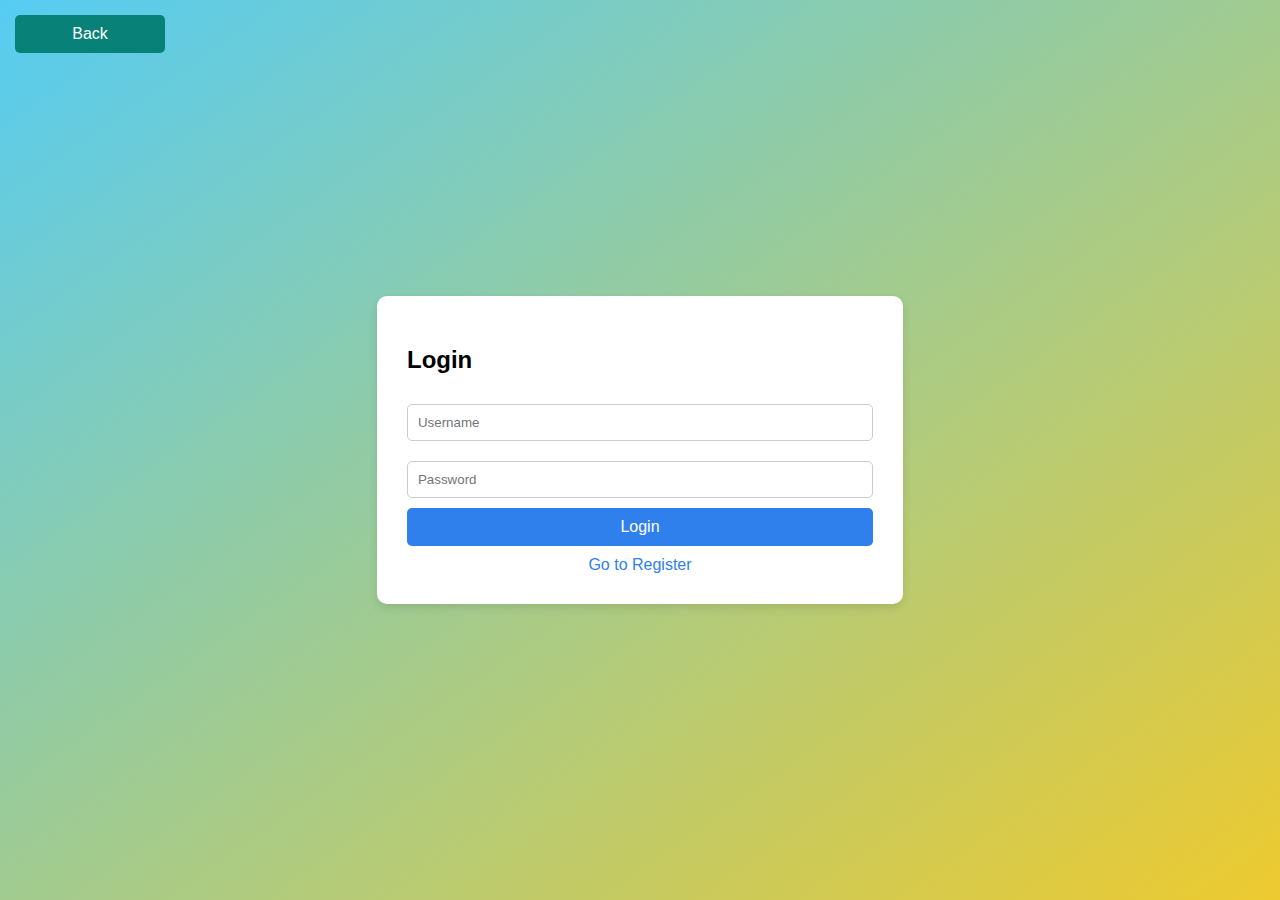
<file: index.html>
<!DOCTYPE html>
<html>

<head>
    <meta charset="UTF-8">
    <meta http-equiv="X-UA-Compatible" content="IE=edge">
    <meta name="viewport" content="width=device-width, initial-scale=1.0">

    <title>BUY WELL</title>
    <link rel="icon" href="img/logs.png" type="image/png" style="border-radius: 20px;">
    <style>
        body {
            font-family: Arial, sans-serif;
            display: flex;
            justify-content: center;
            align-items: center;
            height: 100vh;
            margin: 0;
            background: linear-gradient(to bottom right, #56ccf2, #edca2f);
        }
        
        form {
            background: white;
            padding: 30px;
            border-radius: 10px;
            box-shadow: 0 4px 10px rgba(0, 0, 0, 0.1);
        }
        
        input {
            width: 100%;
            margin: 10px 0;
            padding: 10px;
            box-sizing: border-box;
            border: 1px solid #ccc;
            border-radius: 5px;
        }
        
        button {
            padding: 10px;
            width: 100%;
            font-size: 16px;
            color: white;
            background: #2f80ed;
            border: none;
            border-radius: 5px;
            cursor: pointer;
        }
        
        button:hover {
            background: #256abf;
        }
        
        a {
            display: block;
            text-align: center;
            margin-top: 10px;
            color: #2f80ed;
            text-decoration: none;
        }
    </style>
</head>

<body>

    <button class="normal" style=" background-color: #088178; 
    color: #fff; 
    position: absolute; 
    top: 15px; 
    left: 15px; 
    padding: 10px 20px; 
    border: none; 
    border-radius: 5px; 
    width: 150px;
    cursor: pointer;" onclick="window.location.href='main.html' ">Back</button>

    <form id="loginForm ">
        <h2>Login</h2>
        <input type="text " id="username " required placeholder="Username ">
        <input type="password " id="password " placeholder="Password " required>
        <button type="submit " onclick="window.location.href='main.html' ">Login</button>
        <a href="register.html ">Go to Register</a>
    </form>

    <script>
        document.getElementById("loginForm").addEventListener("submit", function(event) {
            event.preventDefault();
            const username = document.getElementById("username").value;
            const password = document.getElementById("password").value;

            const user = localStorage.getItem(username);

            if (user) {
                const parsedUser = JSON.parse(user);
                if (parsedUser.password == password) {
                    localStorage.setItem("user", JSON.stringify(parsedUser));
                    alert("Hello, ${parsedUser.name}!");

                    window.location.href = "main.html";
                } else {
                    alert("Incorrect Password");
                }
            } else {
                alert("User not found");
            }
        });
    </script>
</body>

</html>
</file>
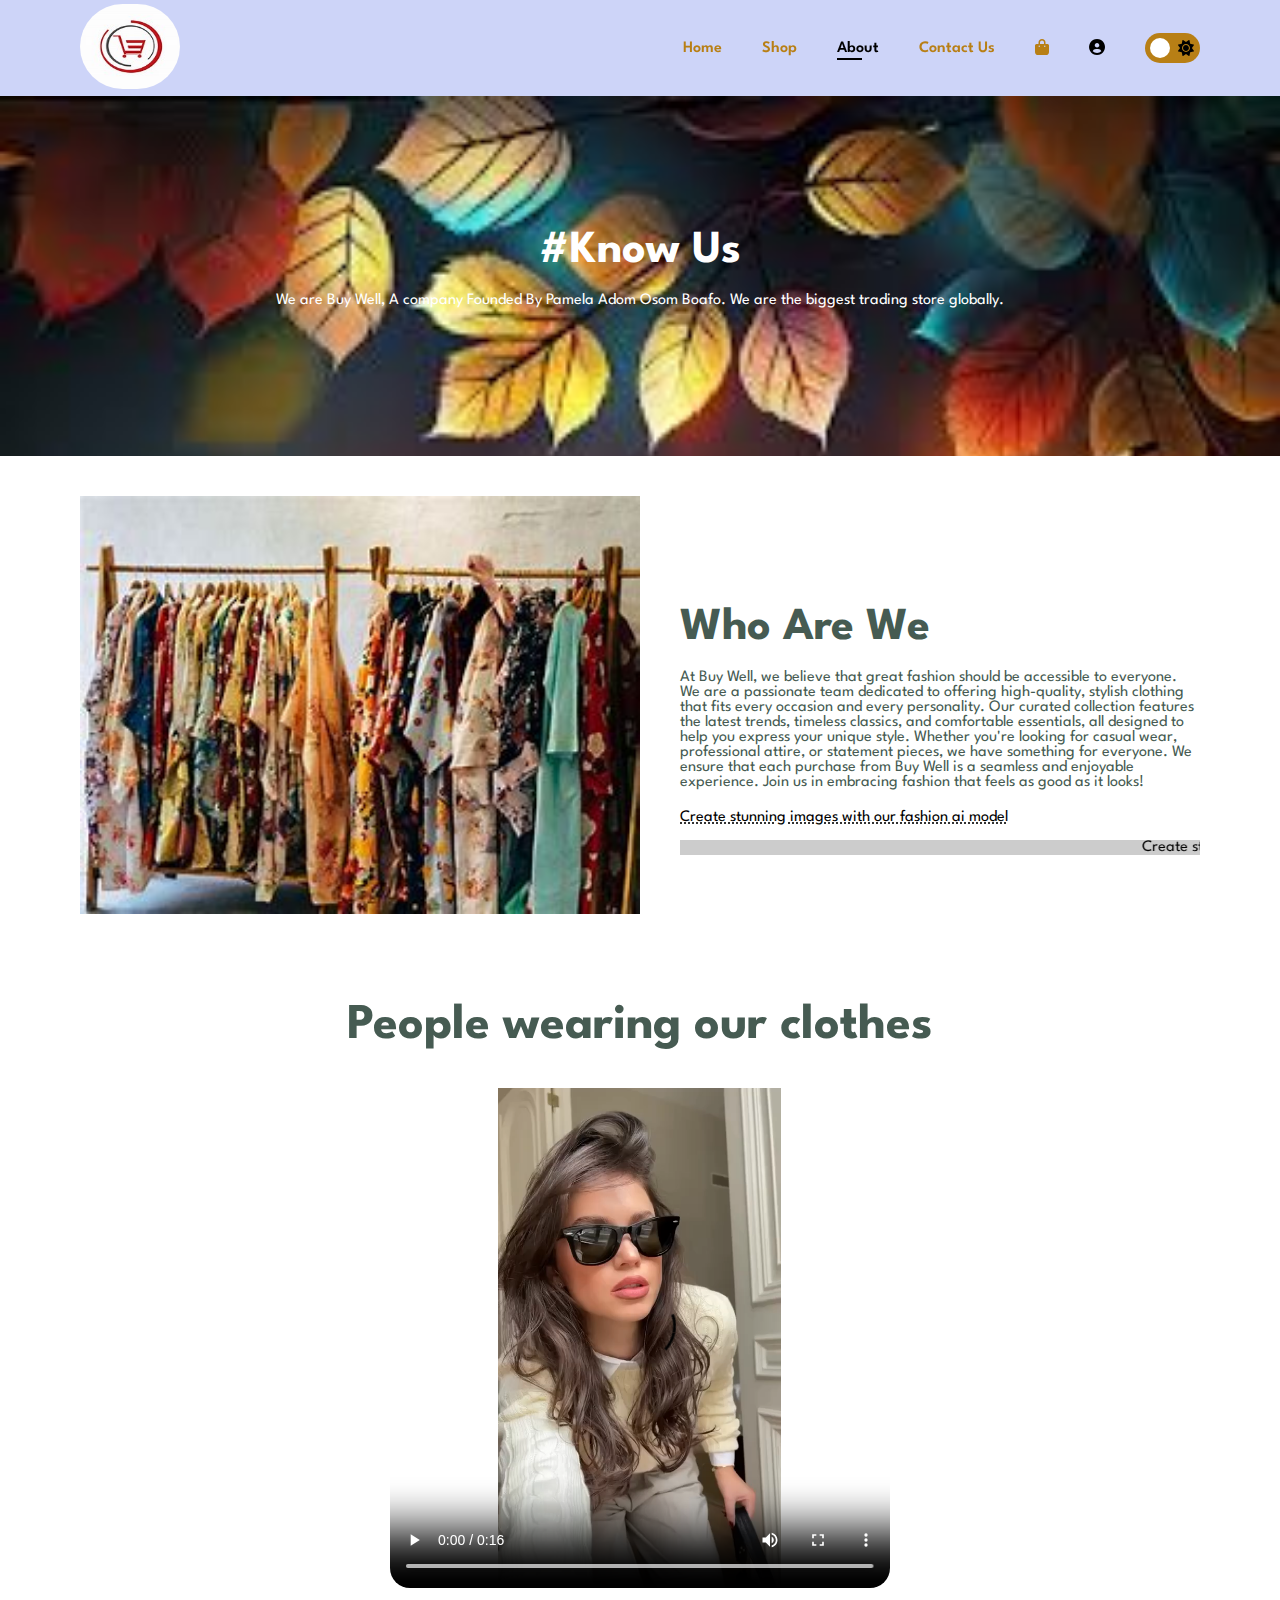
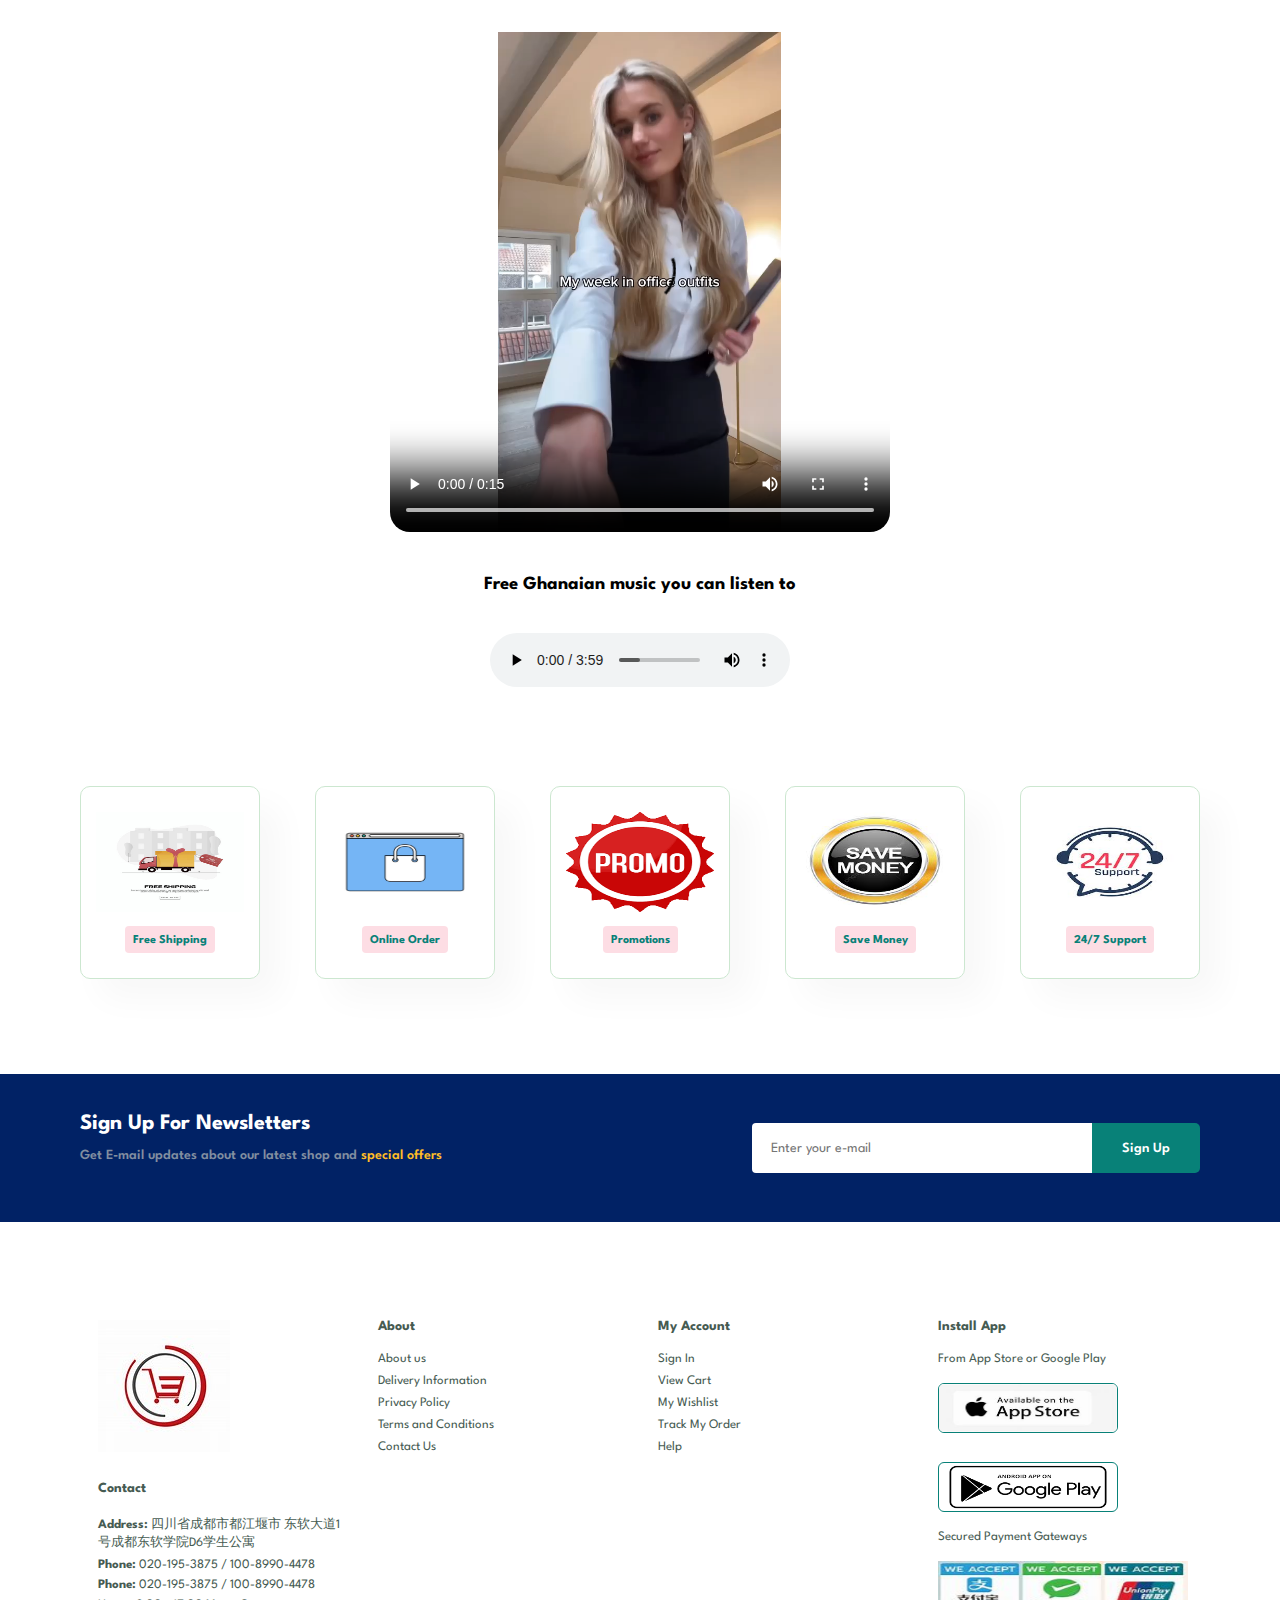
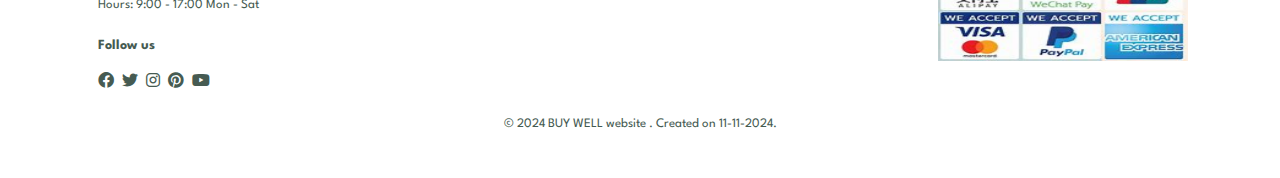
<file: about.html>
<!DOCTYPE html>
<html lang="en">

<head>
    <meta charset="utf-8">
    <meta http-equiv="X-UA-Compatible" content="IE=edge">
    <meta name="viewport" content="width=device-width, initial-scale=1.0">
    <title>BUY WELL</title>
    <link rel="icon" href="img/logs.png" type="image/png" style="border-radius: 20px;">

    <link rel="stylesheet" href="https://cdnjs.cloudflare.com/ajax/libs/font-awesome/6.0.0-beta3/css/all.min.css">

    <link rel="stylesheet" href="style.css">
    <!-- <div class="toggle">
            <div class="toggle-icon">&#127769; &#9728;</div>
            <div class="toggle-ball"></div> 
        </div>-->
</head>

<body>
    <section id="header">
        <a href="#"><img src="img/logs.png" style="border-radius: 60px;" class="logo" alt="logo image" width="100px" height="85px"></a>
        <div>
            <ul id="navbar">
                <li><a href="main.html">Home</a></li>
                <li><a href="Shop.html">Shop</a></li>
                <li><a class="active" href="About.html">About</a></li>
                <li><a href="contact.html">Contact Us</a></li>
                <li id="lg-bag"><a href="cart.html"><i class="fa-solid fa-bag-shopping"></i></a></li>
                <li id="lg-bag"><a href="index.html"><i class="fa-solid fa-circle-user user"></i></a></li>

                <a href="#" id="close"><i class="fa-solid fa-xmark"></i></a>
                <div class="toggle">
                    <div class="toggle-icon"><i class="fa-solid fa-moon"></i><i class="fa-solid fa-sun"></i></div>
                    <div class="toggle-ball"></div>
                </div>
            </ul>
        </div>
        <div id="mobile">
            <a href="cart.html"><i class="fa-solid fa-bag-shopping"></i></a>
            <i id="bar" class="fas fa-outdent"></i>

        </div>

    </section>

    <section id="page-header" class="about-header" style="background-image: url(img/banner/b10.png); ">

        <h2 style="color: white;">#Know Us</h2>

        <p style="color: white;">We are Buy Well, A company Founded By Pamela Adom Osom Boafo. We are the biggest trading store globally.
        </p>

    </section>

    <section id="about-head" class="section-p1">
        <img src="img/newArrivals/about.png" alt="">
        <div>
            <h2 style="color: #465b52;">Who Are We</h2>
            <p style="color: #465b52;">At Buy Well, we believe that great fashion should be accessible to everyone. We are a passionate team dedicated to offering high-quality, stylish clothing that fits every occasion and every personality. Our curated collection features the
                latest trends, timeless classics, and comfortable essentials, all designed to help you express your unique style. Whether you're looking for casual wear, professional attire, or statement pieces, we have something for everyone. We ensure
                that each purchase from Buy Well is a seamless and enjoyable experience. Join us in embracing fashion that feels as good as it looks!</p>

            <abbr title="">
                Create stunning images with our fashion ai model
            </abbr>

            <br><br>

            <marquee bgcolor="#ccc" loop="-1" scrollamount="5" width="100%">Create stunning images with our fashion ai model, you would absolutely love the experience </marquee>
        </div>
    </section>

    <section id="about-app" class="section-p1">
        <h1 style="color: #465b52;">People wearing our clothes</h1>
        <div class="video">
            <video width="640" height="360" autoplay src="audio/pp.mp4" controls>
                Your browser does not support the video tag.
            </video>

            <video width="640" height="360" autoplay src="audio/pp2.mp4" controls style="margin-top: 40px;">
                Your browser does not support the video tag.
            </video>

            <h3 style="margin-top: 40px; margin-bottom: 40px;">Free Ghanaian music you can listen to</h3>
            <audio src="audio/KiDi-Odo-Remix-feat-Mayorkun-x-Davido.mp3" controls></audio>
        </div>

    </section>

    <section id="feature" class="section-p1">
        <div class="fe-box">
            <img src="img/features/shipping.png" width="100px" height="100px">
            <h6>Free Shipping</h6>
        </div>

        <div class="fe-box">
            <img src="img/features/online.png" width="100px" height="100px">
            <h6>Online Order</h6>
        </div>

        <div class="fe-box">
            <img src="img/features/promo.png" width="100px" height="100px">
            <h6>Promotions</h6>
        </div>

        <div class="fe-box">
            <img src="img/features/savemoney.png" width="100px" height="100px">
            <h6>Save Money</h6>
        </div>

        <div class="fe-box">
            <img src="img/features/support.png" width="100px" height="100px">
            <h6>24/7 Support</h6>
        </div>

    </section>

    <section id="newsletter" class="section-p1 section-m1">
        <div class="newstext">
            <h4>Sign Up For Newsletters</h4>
            <p>Get E-mail updates about our latest shop and <span>special offers</span> </p>
        </div>
        <div class="form">
            <input type="email" placeholder="Enter your e-mail ">
            <button class="normal">Sign Up</button>
        </div>
    </section>

    <footer class="section-p1">
        <div class="col">
            <img class="logo" src="img/logs.png" alt="Logo">
            <h4>Contact</h4>
            <p><strong>Address:</strong> 四川省成都市都江堰市 东软大道1号成都东软学院D6学生公寓</p>
            <p><strong>Phone:</strong> 020-195-3875 / 100-8990-4478</p>
            <p><strong>Phone:</strong> 020-195-3875 / 100-8990-4478</p>
            <p>
                <bold>Hours:</bold> 9:00 - 17:00 Mon - Sat</p>
            <div class="follow">
                <h4>Follow us</h4>
                <div class="icon">
                    <i class="fa-brands fa-facebook"></i>
                    <i class="fa-brands fa-twitter"></i>
                    <i class="fa-brands fa-instagram"></i>
                    <i class="fa-brands fa-pinterest"></i>
                    <i class="fa-brands fa-youtube"></i>
                </div>
            </div>

        </div>
        <div class="col">
            <h4>About</h4>
            <a href="#">About us</a>
            <a href="#">Delivery Information</a>
            <a href="#">Privacy Policy</a>
            <a href="#">Terms and Conditions</a>
            <a href="#">Contact Us</a>
        </div>
        <div class="col">
            <h4>My Account</h4>
            <a href="#">Sign In</a>
            <a href="#">View Cart</a>
            <a href="#">My Wishlist</a>
            <a href="#">Track My Order</a>
            <a href="#">Help</a>
        </div>
        <div class="col install">
            <h4>Install App</h4>
            <p>From App Store or Google Play</p>
            <div class="row">
                <img src="img/banner/app.png" alt="" width="180px" height="50px">
                <img src="img/banner/app2.png" alt="" width="180px" height="50px">
            </div>
            <p>Secured Payment Gateways</p>
            <img src="img/banner/pay.png" alt="" width="250px" height="100px">
        </div>
        <div class="copyright">
            <p>&#169; 2024 BUY WELL website . Created on 11-11-2024.</p>
        </div>
    </footer>

    <script src="ScriptFile.js"></script>

</body>

</html>
</file>
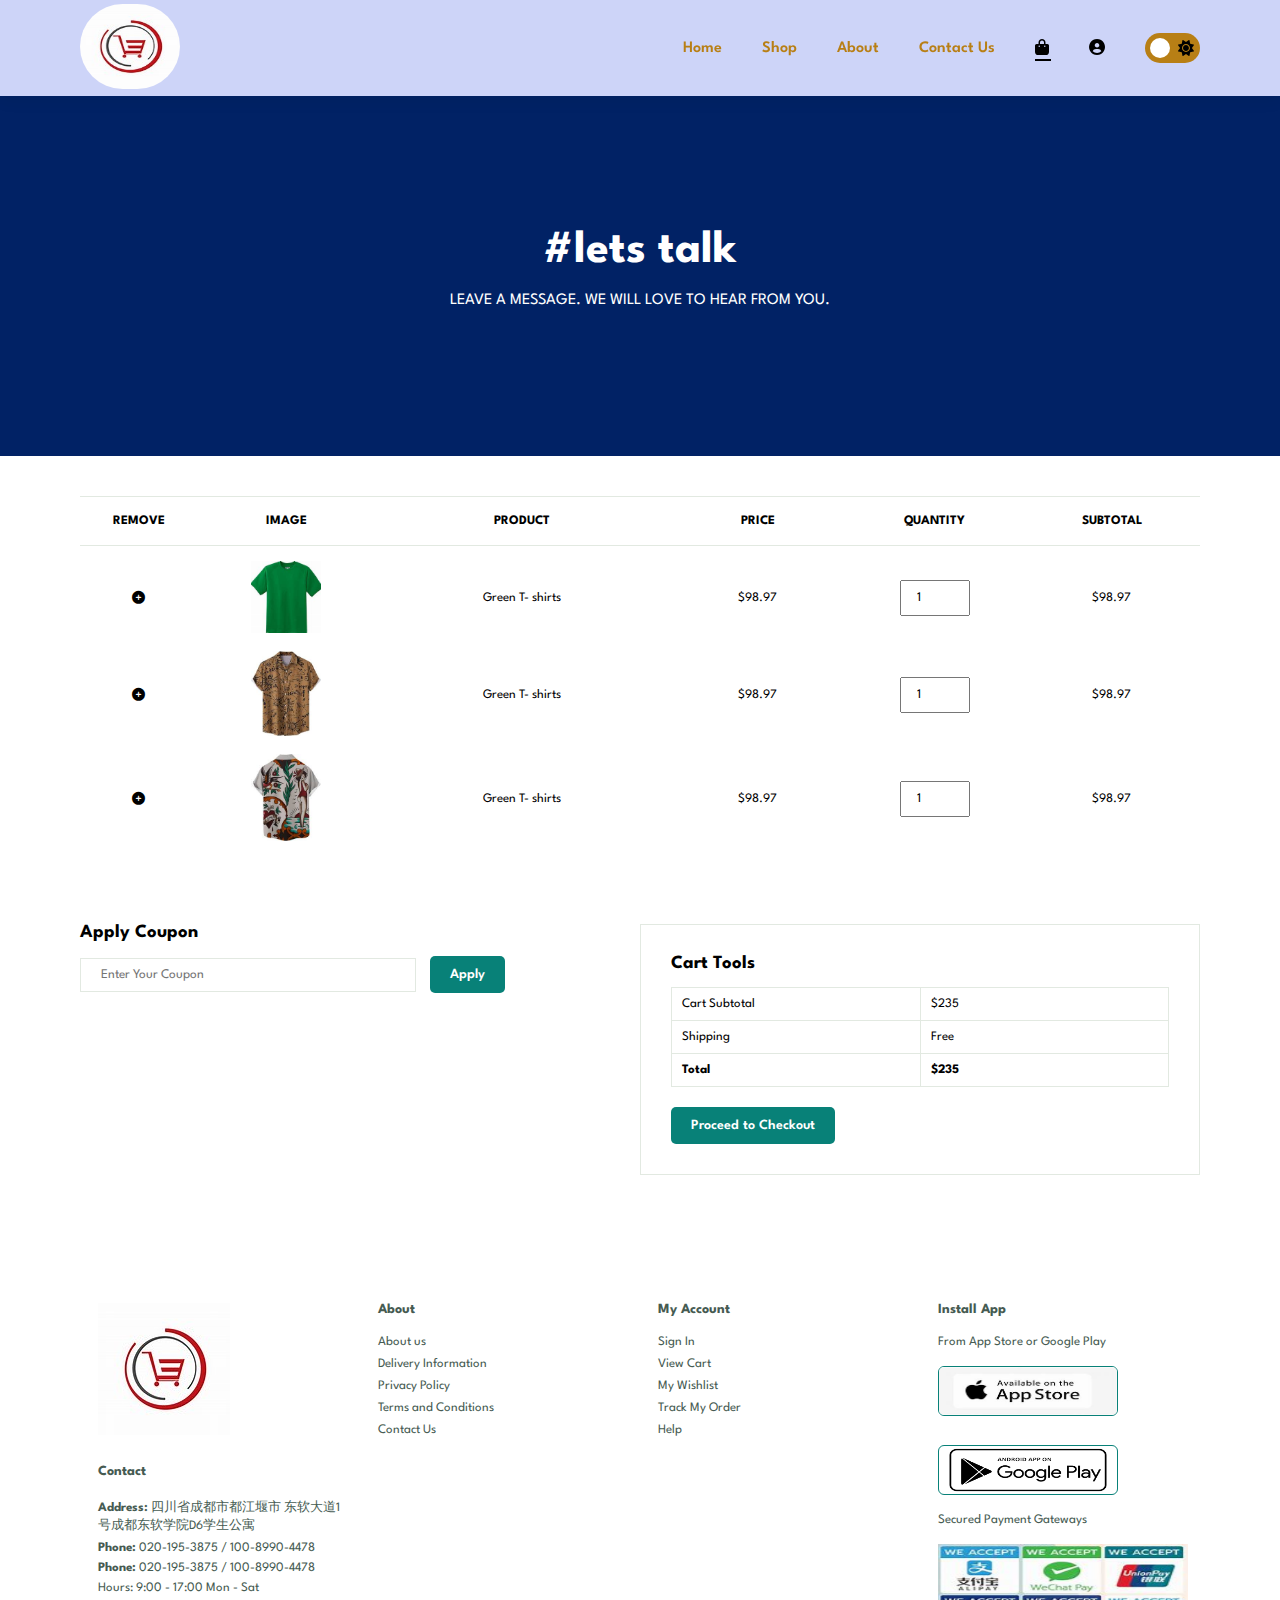
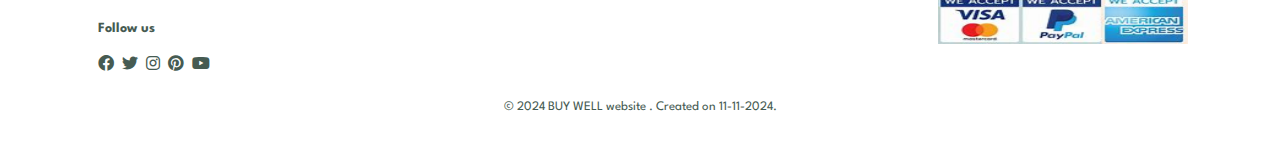
<file: cart.html>
<!DOCTYPE html>
<html lang="en">

<head>
    <meta charset="utf-8">
    <meta http-equiv="X-UA-Compatible" content="IE=edge">
    <meta name="viewport" content="width=device-width, initial-scale=1.0">
    <title>BUY WELL</title>
    <link rel="icon" href="img/logs.png" type="image/png" style="border-radius: 20px;">

    <link rel="stylesheet" href="https://cdnjs.cloudflare.com/ajax/libs/font-awesome/6.0.0-beta3/css/all.min.css">

    <link rel="stylesheet" href="style.css">


</head>

<body>
    <section id="header">
        <a href="#"><img src="img/logs.png" style="border-radius: 60px;" class="logo" alt="logo image" width="100px" height="85px"></a>
        <div>
            <ul id="navbar">
                <li><a href="main.html">Home</a></li>
                <li><a href="Shop.html">Shop</a></li>
                <li><a href="About.html">About</a></li>
                <li><a href="contact.html">Contact Us</a></li>
                <li id="lg-bag"><a class="active" href="cart.html"><i class="fa-solid fa-bag-shopping"></i></a></li>
                <li id="lg-bag"><a href="index.html"><i class="fa-solid fa-circle-user user"></i></a></li>

                <a href="#" id="close"><i class="fa-solid fa-xmark"></i></a>
                <div class="toggle">
                    <div class="toggle-icon"><i class="fa-solid fa-moon"></i><i class="fa-solid fa-sun"></i></div>
                    <div class="toggle-ball"></div>
                </div>
            </ul>
        </div>
        <div id="mobile">
            <a href="cart.html"><i class="fa-solid fa-bag-shopping"></i></a>
            <i id="bar" class="fas fa-outdent"></i>

        </div>

    </section>

    <section id="page-header" class="about-header" style="background-image: url(img/banner/b6.png); ">

        <h2 style="color: white;">#lets talk</h2>

        <p style="color: white;"> LEAVE A MESSAGE. WE WILL LOVE TO HEAR FROM YOU.

        </p>

    </section>

    <section id="cart" class="section-p1">
        <table width="100%" style="width: 100%; border-collapse: collapse; table-layout: fixed; white-space: nowrap;">
            <thead>
                <tr>
                    <td>Remove</td>
                    <td>Image</td>
                    <td>Product</td>
                    <td>Price</td>
                    <td>Quantity</td>
                    <td>Subtotal</td>
                </tr>
            </thead>
            <tbody>
                <tr>
                    <td><i class="fa-solid fa-circle-plus"></i>
                        <a href="# "></a>
                    </td>
                    <td><img src="img/products/f1.png" alt="" style="width: 70px;"></td>
                    <td>Green T- shirts</td>
                    <td>$98.97</td>
                    <td><input type="number" value="1"></td>
                    <td>$98.97</td>
                </tr>
                <tr>
                    <td><i class="fa-solid fa-circle-plus"></i>
                        <a href="# "></a>
                    </td>
                    <td><img src="img/products/s2.png" alt="" style="width: 70px;"></td>
                    <td>Green T- shirts</td>
                    <td>$98.97</td>
                    <td><input type="number" value="1"></td>
                    <td>$98.97</td>
                </tr>
                <tr>
                    <td><i class="fa-solid fa-circle-plus"></i>
                        <a href="# "></a>
                    </td>
                    <td><img src="img/products/s10.png" alt="" style="width: 70px;"></td>
                    <td>Green T- shirts</td>
                    <td>$98.97</td>
                    <td><input type="number" value="1"></td>
                    <td>$98.97</td>
                </tr>
            </tbody>
        </table>
    </section>

    <section id="cart-add" class="section-p1">
        <div id="coupon">
            <h3>Apply Coupon</h3>
            <div>
                <input type="text" placeholder="Enter Your Coupon">
                <button class="normal ">Apply</button>
            </div>
        </div>
        <div id="subtotal">
            <h3>Cart Tools</h3>
            <table>
                <tr>
                    <td>Cart Subtotal</td>
                    <td>$235 </td>
                </tr>
                <tr>
                    <td>Shipping</td>
                    <td>Free</td>
                </tr>
                <tr>
                    <td><strong>Total</strong></td>
                    <td><strong>$235 </strong></td>
                </tr>
            </table>
            <button class="normal">Proceed to Checkout</button>
        </div>
    </section>

    <footer class="section-p1">
        <div class="col">
            <img class="logo" src="img/logs.png" alt="Logo">
            <h4>Contact</h4>
            <p><strong>Address:</strong> 四川省成都市都江堰市 东软大道1号成都东软学院D6学生公寓</p>
            <p><strong>Phone:</strong> 020-195-3875 / 100-8990-4478</p>
            <p><strong>Phone:</strong> 020-195-3875 / 100-8990-4478</p>
            <p>
                <bold>Hours:</bold> 9:00 - 17:00 Mon - Sat</p>
            <div class="follow">
                <h4>Follow us</h4>
                <div class="icon">
                    <i class="fa-brands fa-facebook"></i>
                    <i class="fa-brands fa-twitter"></i>
                    <i class="fa-brands fa-instagram"></i>
                    <i class="fa-brands fa-pinterest"></i>
                    <i class="fa-brands fa-youtube"></i>
                </div>
            </div>

        </div>
        <div class="col">
            <h4>About</h4>
            <a href="#">About us</a>
            <a href="#">Delivery Information</a>
            <a href="#">Privacy Policy</a>
            <a href="#">Terms and Conditions</a>
            <a href="#">Contact Us</a>
        </div>
        <div class="col">
            <h4>My Account</h4>
            <a href="#">Sign In</a>
            <a href="#">View Cart</a>
            <a href="#">My Wishlist</a>
            <a href="#">Track My Order</a>
            <a href="#">Help</a>
        </div>
        <div class="col install">
            <h4>Install App</h4>
            <p>From App Store or Google Play</p>
            <div class="row">
                <img src="img/banner/app.png" alt="" width="180px" height="50px">
                <img src="img/banner/app2.png" alt="" width="180px" height="50px">
            </div>
            <p>Secured Payment Gateways</p>
            <img src="img/banner/pay.png" alt="" width="250px" height="100px">
        </div>
        <div class="copyright">
            <p>&#169; 2024 BUY WELL website . Created on 11-11-2024.</p>
        </div>
    </footer>

    <script src="ScriptFile.js"></script>

</body>

</html>
</file>
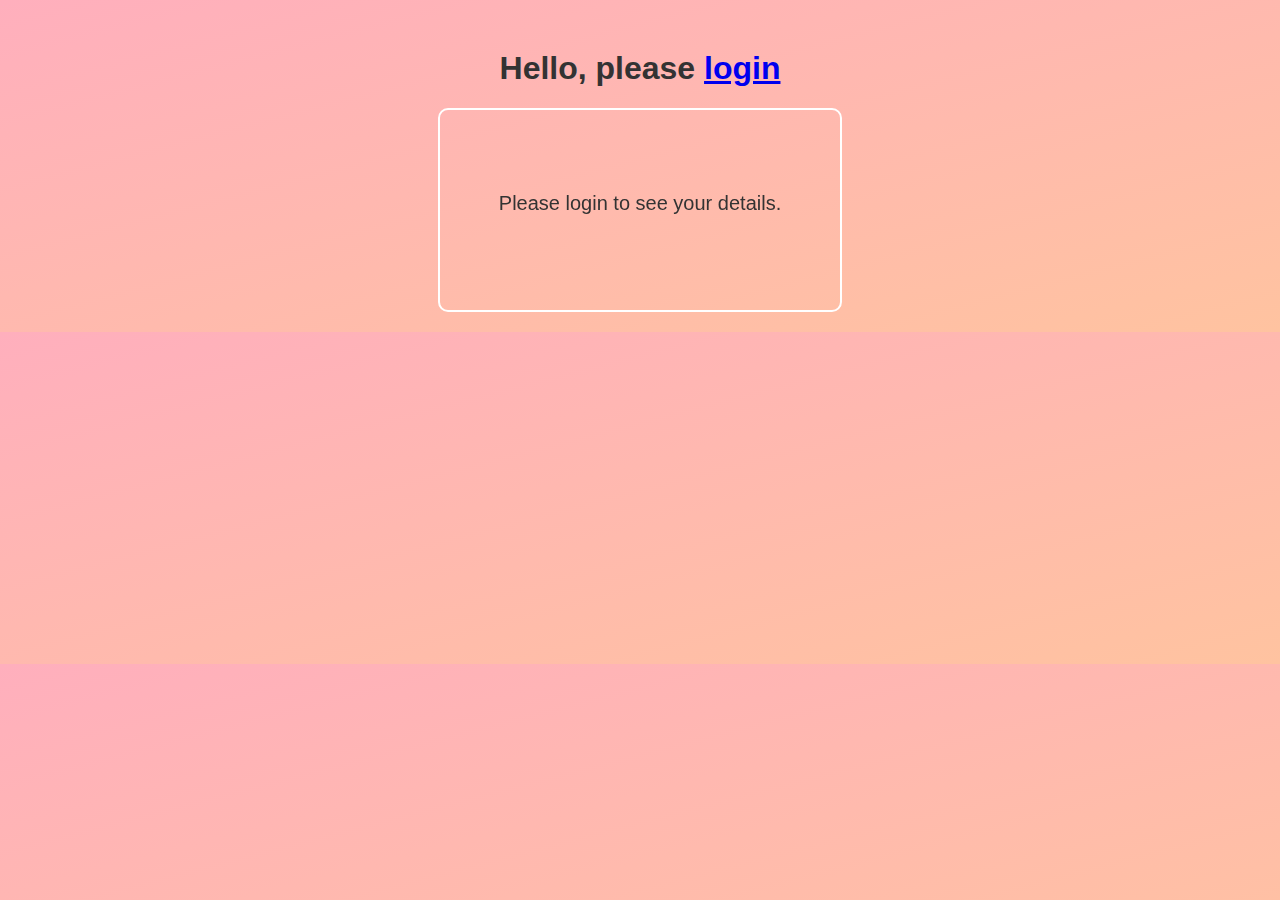
<file: login.html>
<!DOCTYPE html>
<html>

<head>
    <meta charset="UTF-8">
    <meta http-equiv="X-UA-Compatible" content="IE=edge">
    <meta name="viewport" content="width=device-width, initial-scale=1.0">

    <title>BUY WELL</title>
    <link rel="icon" href="img/logs.png" type="image/png" style="border-radius: 20px;">
    <style>
        body {
            font-family: Arial, sans-serif;
            text-align: center;
            margin-top: 50px;
            background: linear-gradient(to bottom right, #ffafbd, #ffc3a0);
            color: #333;
        }
        
        .hidden {
            display: none;
        }
        
        canvas {
            display: block;
            margin: 20px auto;
            border: 2px solid #fff;
            border-radius: 10px;
        }
        
        button {
            padding: 10px 20px;
            font-size: 16px;
            background-color: #f76c6c;
            color: white;
            border: none;
            border-radius: 5px;
            cursor: pointer;
        }
        
        button:hover {
            background-color: #ff3b3b;
        }
        
        #locationInfo {
            margin-top: 20px;
            font-size: 16px;
            color: #555;
        }
    </style>
</head>

<body>

    <h1 id="welcomeMessage"></h1>
    <canvas id="canvas" width="400" height="200"></canvas>
    <p id="locationInfo" class="hidden"></p>
    <button id="logoutbtn" class="hidden">Logout</button>

    <script>
        const canvas = document.getElementById('canvas');
        const ctx = canvas.getContext('2d');

        function drawCanvas(message) {
            ctx.clearRect(0, 0, canvas.width, canvas.height);
            ctx.font = '20px Arial';
            ctx.textAlign = 'center';
            ctx.fillStyle = '#333';
            ctx.fillText(message, canvas.width / 2, canvas.height / 2);
        }

        function displayLocation() {
            if (navigator.geolocation) {
                navigator.geolocation.getCurrentPosition(
                    (position) => {
                        const {
                            latitude,
                            longitude
                        } = position.coords;
                        const locationMessage = `You are at Latitude: ${latitude.toFixed(
                            2
                        )}, Longitude: ${longitude.toFixed(2)}`;
                        document.getElementById("locationInfo").innerText = locationMessage;
                        document.getElementById("locationInfo").classList.remove("hidden");
                        drawCanvas(`${welcomeText} at (${latitude.toFixed(2)}, ${longitude.toFixed(2)})`);
                    },
                    (error) => {
                        console.error("Error fetching location:", error);
                        drawCanvas(welcomeText);
                    }
                );
            } else {
                console.error("Geolocation is not supported by this browser.");
                drawCanvas(welcomeText);
            }
        }

        const user = localStorage.getItem("user");
        let welcomeText = "";

        if (user) {
            const parsedUser = JSON.parse(user);
            welcomeText = 'Hello, ${parsedUser.name}!';
            document.getElementById("welcomeMessage").innerHTML = welcomeText;
            document.getElementById("logoutbtn").classList.remove("hidden");
            displayLocation();
        } else {
            const loginMessage = 'Hello, please <a href="index.html">login</a>';
            document.getElementById("welcomeMessage").innerHTML = loginMessage;
            drawCanvas('Please login to see your details.');
        }

        document.getElementById("logoutbtn").addEventListener("click", function() {
            localStorage.removeItem("user");
            window.location.href = "index.html";
        });
    </script>
</body>

</html>
</file>
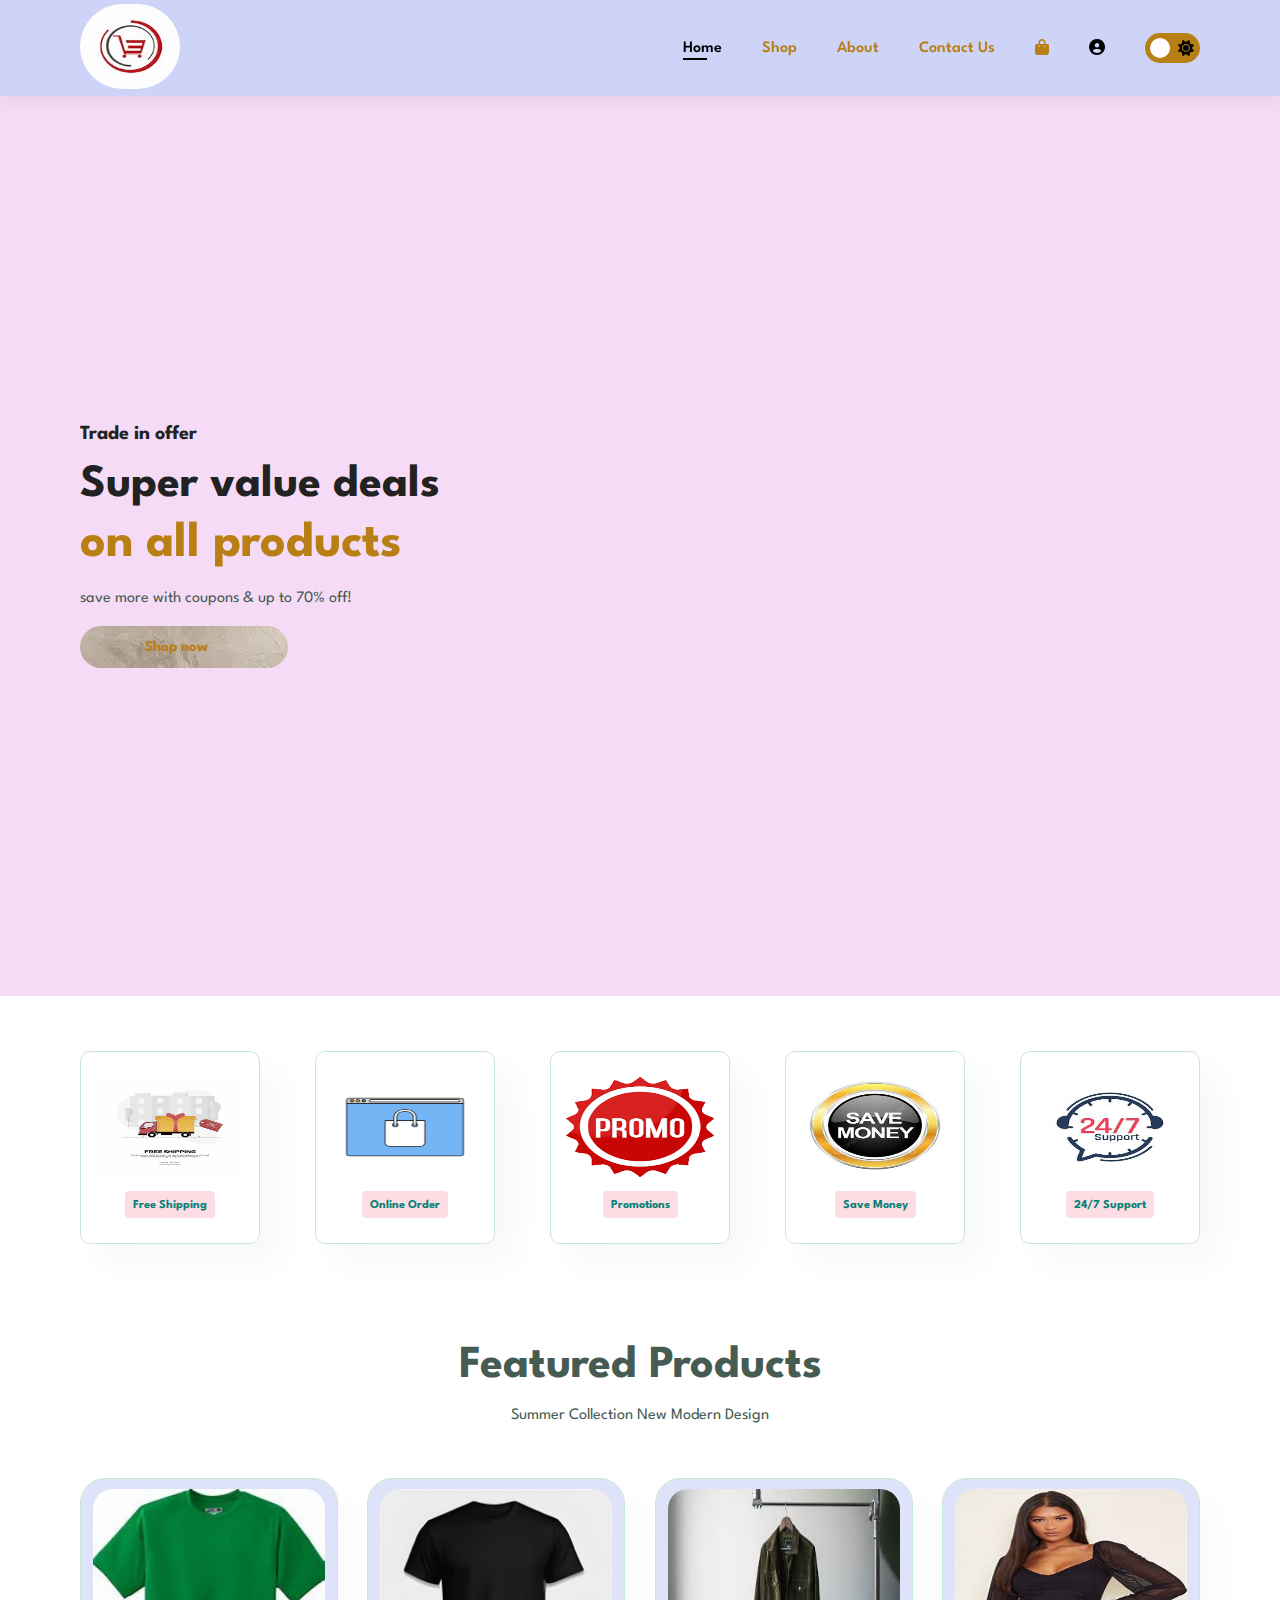
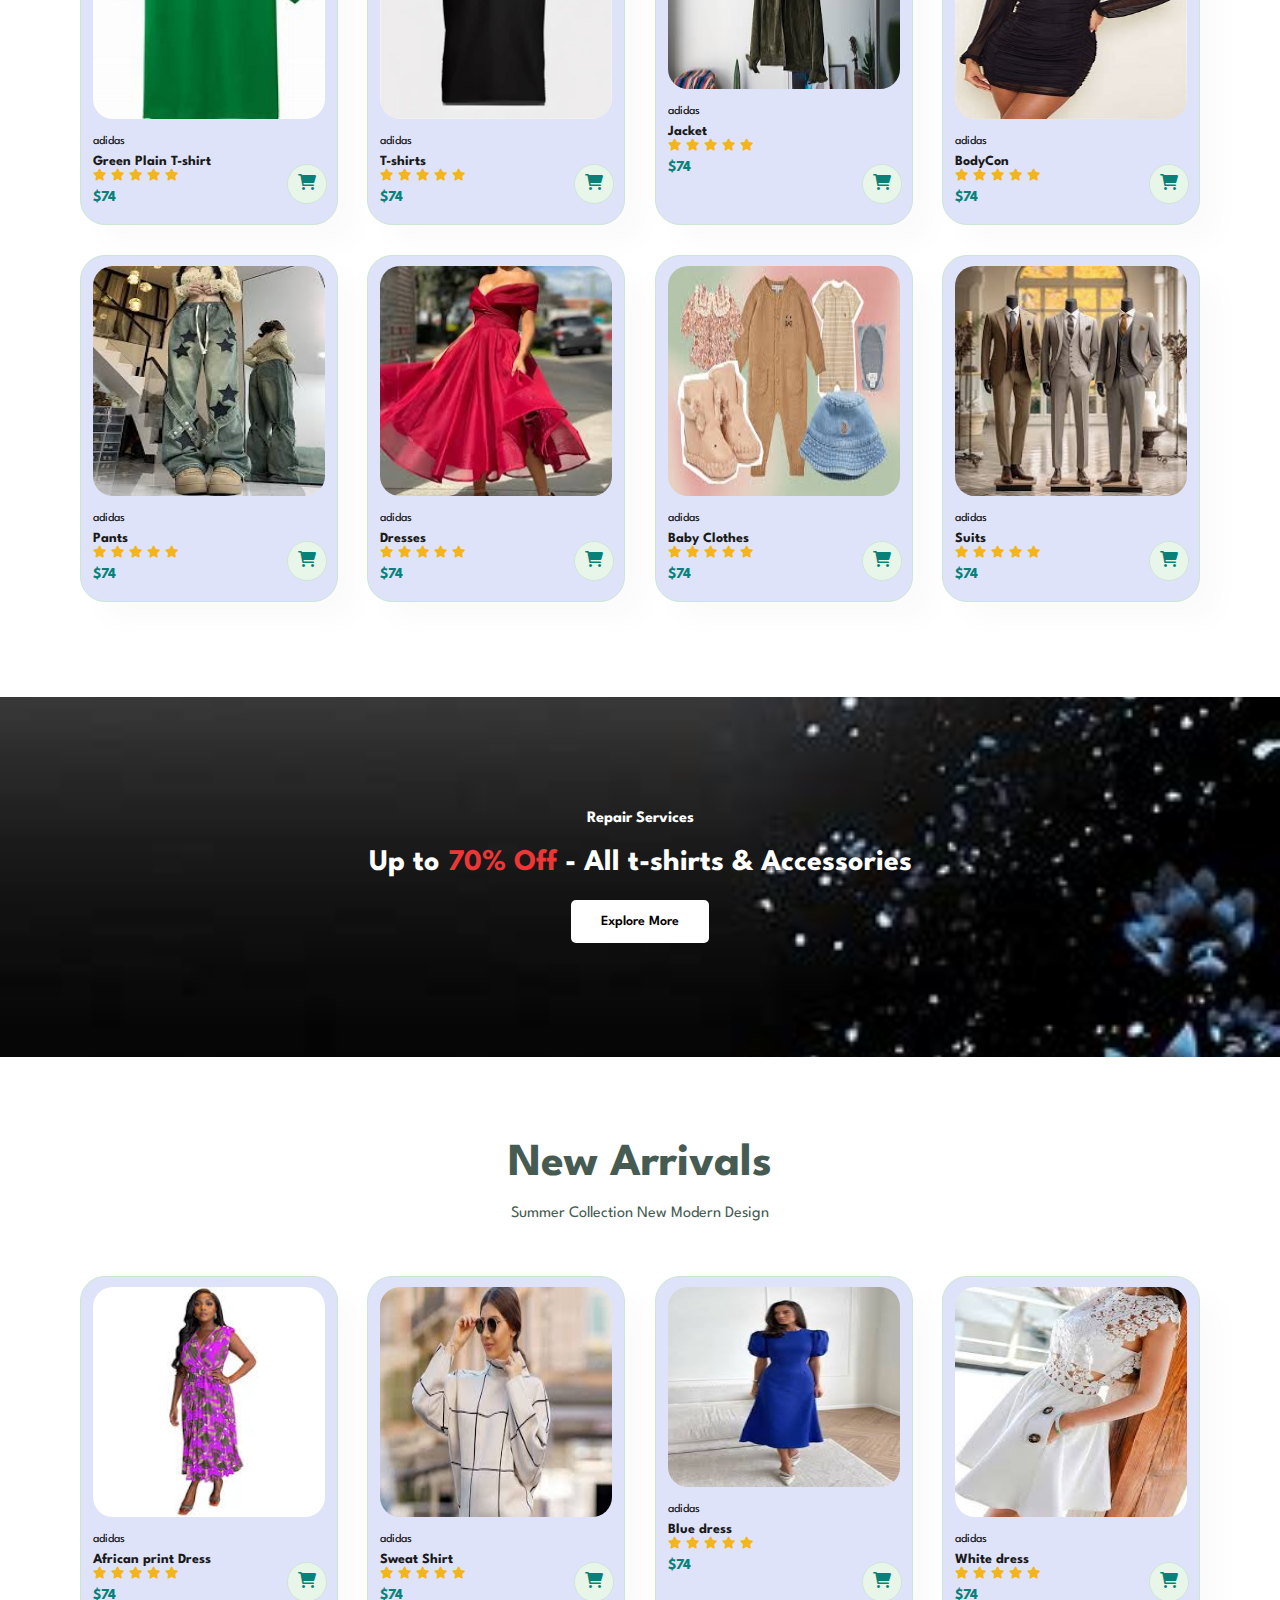
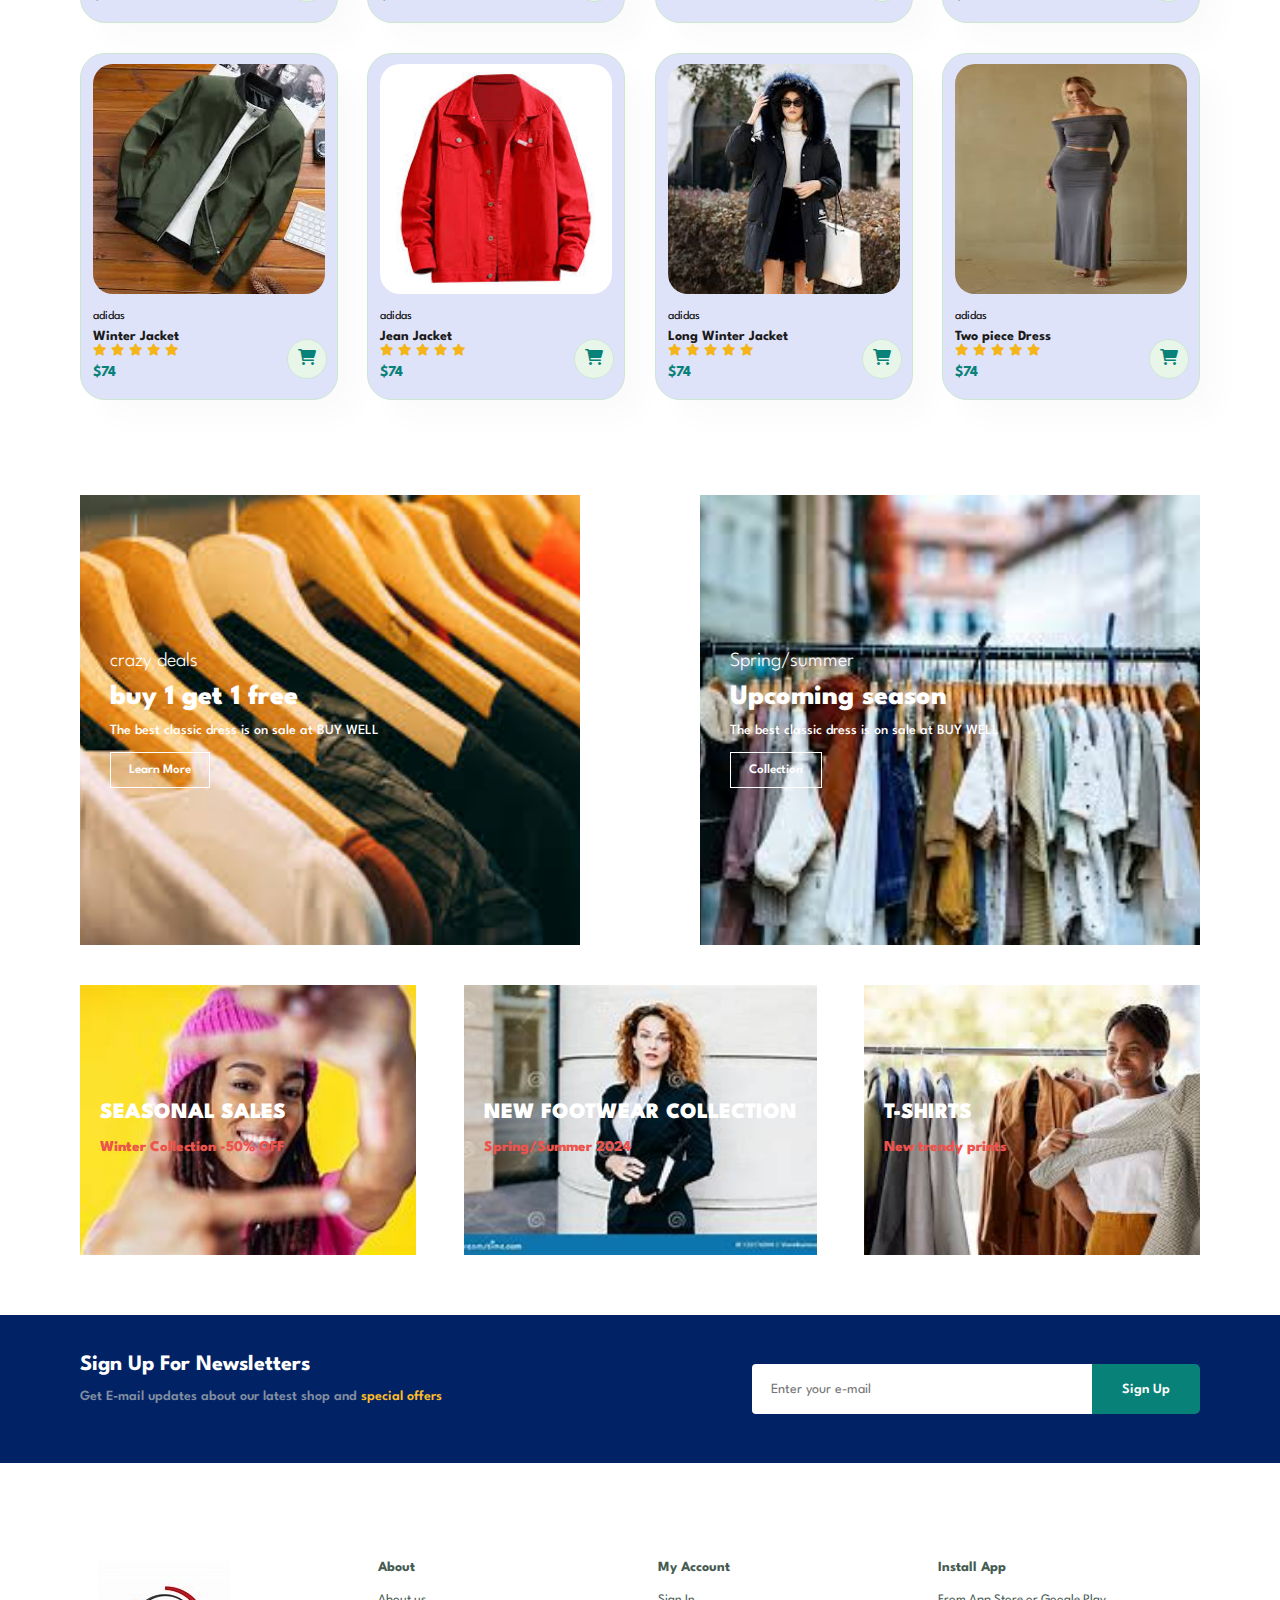
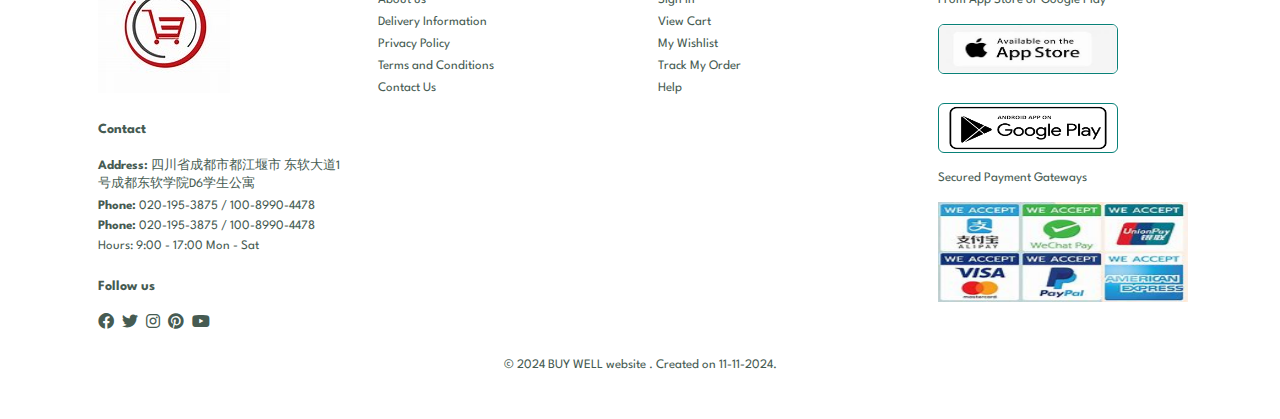
<file: main.html>
<!DOCTYPE html>
<html lang="en">

<head>
    <meta charset="utf-8">
    <meta http-equiv="X-UA-Compatible" content="IE=edge">
    <meta name="viewport" content="width=device-width, initial-scale=1.0">
    <title>BUY WELL</title>
    <link rel="icon" href="img/logs.png" type="image/png" style="border-radius: 20px;">

    <link rel="stylesheet" href="https://cdnjs.cloudflare.com/ajax/libs/font-awesome/6.0.0-beta3/css/all.min.css">

    <link rel="stylesheet" href="style.css">
</head>

<body>
    <section id="header">
        <a href="#"><img src="img/logs.png" style="border-radius: 60px;" class="logo" alt="logo image" width="100px" height="85px"></a>
        <div>
            <ul id="navbar">
                <li><a class="active" href="main.html">Home</a></li>
                <li><a href="Shop.html">Shop</a></li>
                <li><a href="About.html">About</a></li>
                <li><a href="contact.html">Contact Us</a></li>
                <li id="lg-bag"><a href="cart.html"><i class="fa-solid fa-bag-shopping"></i></a></li>
                <li id="lg-bag"><a href="index.html"><i class="fa-solid fa-circle-user user"></i></a></li>
                <a href="#" id="close"><i class="fa-solid fa-xmark"></i></a>

                <div class="toggle">
                    <div class="toggle-icon"><i class="fa-solid fa-moon"></i><i class="fa-solid fa-sun"></i></div>
                    <div class="toggle-ball"></div>
                </div>
            </ul>
        </div>
        <div id="mobile">
            <a href="cart.html"><i class="fa-solid fa-bag-shopping"></i></a>
            <i id="bar" class="fas fa-outdent"></i>

        </div>



    </section>

    <section id="hero">
        <h4>Trade in offer</h4>
        <h2>Super value deals</h2>
        <h1>on all products</h1>
        <p>save more with coupons & up to 70% off!</p>
        <button onclick="window.location.href='Shop.html' ">Shop now</button>
    </section>

    <section id="feature" class="section-p1">
        <div class="fe-box">
            <img src="img/features/shipping.png" width="100px" height="100px">
            <h6>Free Shipping</h6>
        </div>

        <div class="fe-box">
            <img src="img/features/online.png" width="100px" height="100px">
            <h6>Online Order</h6>
        </div>

        <div class="fe-box">
            <img src="img/features/promo.png" width="100px" height="100px">
            <h6>Promotions</h6>
        </div>

        <div class="fe-box">
            <img src="img/features/savemoney.png" width="100px" height="100px">
            <h6>Save Money</h6>
        </div>

        <div class="fe-box">
            <img src="img/features/support.png" width="100px" height="100px">
            <h6>24/7 Support</h6>
        </div>

    </section>

    <section id="product1" class="section-p1">
        <h2 style="color: #465b52;">Featured Products</h2>
        <p style="color: #465b52;">Summer Collection New Modern Design</p>
        <div class="pro-container">
            <div class="pro" onclick="window.location.href='sproduct.html' ">
                <img src="img/products/f1.png" alt="t-shirt" height="230px">
                <div class="des">
                    <span>adidas</span>
                    <h5>Green Plain T-shirt</h5>
                    <div class="star">
                        <i class="fas fa-star"></i>
                        <i class="fas fa-star"></i>
                        <i class="fas fa-star"></i>
                        <i class="fas fa-star"></i>
                        <i class="fas fa-star"></i>
                    </div>
                    <h4>$74</h4>
                </div>
                <a href="#" id="cart"><i  class="fas fa-cart-shopping "></i></a>
            </div>

            <div class="pro">
                <img src="img/products/f2.png" alt="t-shirt" height="230px">
                <div class="des">
                    <span>adidas</span>
                    <h5> T-shirts</h5>
                    <div class="star">
                        <i class="fas fa-star"></i>
                        <i class="fas fa-star"></i>
                        <i class="fas fa-star"></i>
                        <i class="fas fa-star"></i>
                        <i class="fas fa-star"></i>
                    </div>
                    <h4>$74</h4>
                </div>
                <a href="#" id="cart"><i  class="fas fa-cart-shopping "></i></a>
            </div>

            <div class="pro">
                <img src="img/products/f3.png.jpg" alt="t-shirt" height="200px">
                <div class="des">
                    <span>adidas</span>
                    <h5>Jacket</h5>
                    <div class="star">
                        <i class="fas fa-star"></i>
                        <i class="fas fa-star"></i>
                        <i class="fas fa-star"></i>
                        <i class="fas fa-star"></i>
                        <i class="fas fa-star"></i>
                    </div>
                    <h4>$74</h4>
                </div>
                <a href="#" id="cart"><i  class="fas fa-cart-shopping "></i></a>
            </div>

            <div class="pro">
                <img src="img/products/f4.png" alt="t-shirt" height="230px">
                <div class="des">
                    <span>adidas</span>
                    <h5>BodyCon</h5>
                    <div class="star">
                        <i class="fas fa-star"></i>
                        <i class="fas fa-star"></i>
                        <i class="fas fa-star"></i>
                        <i class="fas fa-star"></i>
                        <i class="fas fa-star"></i>
                    </div>
                    <h4>$74</h4>
                </div>
                <a href="#" id="cart"><i  class="fas fa-cart-shopping "></i></a>
            </div>

            <div class="pro">
                <img src="img/products/p1.png.jpg" alt="t-shirt" height="230px">
                <div class="des">
                    <span>adidas</span>
                    <h5>Pants</h5>
                    <div class="star">
                        <i class="fas fa-star"></i>
                        <i class="fas fa-star"></i>
                        <i class="fas fa-star"></i>
                        <i class="fas fa-star"></i>
                        <i class="fas fa-star"></i>
                    </div>
                    <h4>$74</h4>
                </div>
                <a href="#" id="cart"><i  class="fas fa-cart-shopping "></i></a>
            </div>

            <div class="pro">
                <img src="img/products/p2.png.jpg" alt="t-shirt" height="230px">
                <div class="des">
                    <span>adidas</span>
                    <h5>Dresses</h5>
                    <div class="star">
                        <i class="fas fa-star"></i>
                        <i class="fas fa-star"></i>
                        <i class="fas fa-star"></i>
                        <i class="fas fa-star"></i>
                        <i class="fas fa-star"></i>
                    </div>
                    <h4>$74</h4>
                </div>
                <a href="#" id="cart"><i  class="fas fa-cart-shopping "></i></a>
            </div>

            <div class="pro">
                <img src="img/products/p4.png.jpg" alt="t-shirt" height="230px">
                <div class="des">
                    <span>adidas</span>
                    <h5>Baby Clothes</h5>
                    <div class="star">
                        <i class="fas fa-star"></i>
                        <i class="fas fa-star"></i>
                        <i class="fas fa-star"></i>
                        <i class="fas fa-star"></i>
                        <i class="fas fa-star"></i>
                    </div>
                    <h4>$74</h4>
                </div>
                <a href="#" id="cart"><i  class="fas fa-cart-shopping "></i></a>
            </div>

            <div class="pro">
                <img src="img/products/p5.png.jpg" alt="t-shirt" height="230px">
                <div class="des">
                    <span>adidas</span>
                    <h5>Suits</h5>
                    <div class="star">
                        <i class="fas fa-star"></i>
                        <i class="fas fa-star"></i>
                        <i class="fas fa-star"></i>
                        <i class="fas fa-star"></i>
                        <i class="fas fa-star"></i>
                    </div>
                    <h4>$74</h4>
                </div>
                <a href="#" id="cart"><i  class="fas fa-cart-shopping "></i></a>
            </div>
        </div>
    </section>

    <section id="banner" class="section-m1">
        <h4>Repair Services</h4>
        <h2>Up to <span>70% Off </span> - All t-shirts & Accessories </h2>
        <button class="normal">Explore More </button>
    </section>

    <section id="product1" class="section-p1">
        <h2 style="color: #465b52;">New Arrivals</h2>
        <p style="color: #465b52;">Summer Collection New Modern Design</p>
        <div class="pro-container">
            <div class="pro">
                <img src="img/newArrivals/n1.png" alt="t-shirt" height="230px">
                <div class="des">
                    <span>adidas</span>
                    <h5>African print Dress</h5>
                    <div class="star">
                        <i class="fas fa-star"></i>
                        <i class="fas fa-star"></i>
                        <i class="fas fa-star"></i>
                        <i class="fas fa-star"></i>
                        <i class="fas fa-star"></i>
                    </div>
                    <h4>$74</h4>
                </div>
                <a href="#" id="cart"><i  class="fas fa-cart-shopping "></i></a>
            </div>

            <div class="pro">
                <img src="img/newArrivals/n2.png" alt="t-shirt" height="230px">
                <div class="des">
                    <span>adidas</span>
                    <h5> Sweat Shirt</h5>
                    <div class="star">
                        <i class="fas fa-star"></i>
                        <i class="fas fa-star"></i>
                        <i class="fas fa-star"></i>
                        <i class="fas fa-star"></i>
                        <i class="fas fa-star"></i>
                    </div>
                    <h4>$74</h4>
                </div>
                <a href="#" id="cart"><i  class="fas fa-cart-shopping "></i></a>
            </div>

            <div class="pro">
                <img src="img/newArrivals/n3.png" alt="t-shirt" height="200px">
                <div class="des">
                    <span>adidas</span>
                    <h5>Blue dress</h5>
                    <div class="star">
                        <i class="fas fa-star"></i>
                        <i class="fas fa-star"></i>
                        <i class="fas fa-star"></i>
                        <i class="fas fa-star"></i>
                        <i class="fas fa-star"></i>
                    </div>
                    <h4>$74</h4>
                </div>
                <a href="#" id="cart"><i  class="fas fa-cart-shopping "></i></a>
            </div>

            <div class="pro">
                <img src="img/newArrivals/n4.png" alt="t-shirt" height="230px">
                <div class="des">
                    <span>adidas</span>
                    <h5>White dress</h5>
                    <div class="star">
                        <i class="fas fa-star"></i>
                        <i class="fas fa-star"></i>
                        <i class="fas fa-star"></i>
                        <i class="fas fa-star"></i>
                        <i class="fas fa-star"></i>
                    </div>
                    <h4>$74</h4>
                </div>
                <a href="#" id="cart"><i  class="fas fa-cart-shopping "></i></a>
            </div>

            <div class="pro">
                <img src="img/newArrivals/n5.png" alt="t-shirt" height="230px">
                <div class="des">
                    <span>adidas</span>
                    <h5>Winter Jacket</h5>
                    <div class="star">
                        <i class="fas fa-star"></i>
                        <i class="fas fa-star"></i>
                        <i class="fas fa-star"></i>
                        <i class="fas fa-star"></i>
                        <i class="fas fa-star"></i>
                    </div>
                    <h4>$74</h4>
                </div>
                <a href="#" id="cart"><i  class="fas fa-cart-shopping "></i></a>
            </div>

            <div class="pro">
                <img src="img/newArrivals/n6.png" alt="t-shirt" height="230px">
                <div class="des">
                    <span>adidas</span>
                    <h5>Jean Jacket</h5>
                    <div class="star">
                        <i class="fas fa-star"></i>
                        <i class="fas fa-star"></i>
                        <i class="fas fa-star"></i>
                        <i class="fas fa-star"></i>
                        <i class="fas fa-star"></i>
                    </div>
                    <h4>$74</h4>
                </div>
                <a href="#" id="cart"><i  class="fas fa-cart-shopping "></i></a>
            </div>

            <div class="pro">
                <img src="img/newArrivals/winter.png" alt="t-shirt" height="230px">
                <div class="des">
                    <span>adidas</span>
                    <h5>Long Winter Jacket</h5>
                    <div class="star">
                        <i class="fas fa-star"></i>
                        <i class="fas fa-star"></i>
                        <i class="fas fa-star"></i>
                        <i class="fas fa-star"></i>
                        <i class="fas fa-star"></i>
                    </div>
                    <h4>$74</h4>
                </div>
                <a href="#" id="cart"><i  class="fas fa-cart-shopping "></i></a>
            </div>

            <div class="pro">
                <img src="img/newArrivals/n8.png" alt="t-shirt" height="230px">
                <div class="des">
                    <span>adidas</span>
                    <h5>Two piece Dress</h5>
                    <div class="star">
                        <i class="fas fa-star"></i>
                        <i class="fas fa-star"></i>
                        <i class="fas fa-star"></i>
                        <i class="fas fa-star"></i>
                        <i class="fas fa-star"></i>
                    </div>
                    <h4>$74</h4>
                </div>
                <a href="#" id="cart"><i  class="fas fa-cart-shopping "></i></a>
            </div>
        </div>
    </section>

    <section id="sm-banner" class="section-p1">
        <div class="banner-box">
            <h4>crazy deals</h4>
            <h2>buy 1 get 1 free</h2>
            <span>The best classic dress is on sale at BUY WELL</span>
            <button class="white">Learn More</button>
        </div>
        <div class="banner-box banner-box2">
            <h4>Spring/summer</h4>
            <h2>Upcoming season</h2>
            <span>The best classic dress is on sale at BUY WELL</span>
            <button class="white">Collection</button>
        </div>

    </section>

    <section id="banner3">
        <div class="banner-box ">
            <h2>SEASONAL SALES</h2>
            <h3>Winter Collection -50% OFF</h3>
        </div>
        <div class="banner-box banner-box2">
            <h2>NEW FOOTWEAR COLLECTION</h2>
            <h3>Spring/Summer 2024</h3>
        </div>
        <div class="banner-box banner-box3">
            <h2>T-SHIRTS</h2>
            <h3>New trendy prints</h3>
        </div>
    </section>

    <section id="newsletter" class="section-p1 section-m1">
        <div class="newstext">
            <h4>Sign Up For Newsletters</h4>
            <p>Get E-mail updates about our latest shop and <span>special offers</span> </p>
        </div>
        <div class="form">
            <input type="email" placeholder="Enter your e-mail ">
            <button class="normal">Sign Up</button>
        </div>
    </section>

    <footer class="section-p1">
        <div class="col">
            <img class="logo" src="img/logs.png" alt="Logo">
            <h4>Contact</h4>
            <p><strong>Address:</strong> 四川省成都市都江堰市 东软大道1号成都东软学院D6学生公寓</p>
            <p><strong>Phone:</strong> 020-195-3875 / 100-8990-4478</p>
            <p><strong>Phone:</strong> 020-195-3875 / 100-8990-4478</p>
            <p>
                <bold>Hours:</bold> 9:00 - 17:00 Mon - Sat</p>
            <div class="follow">
                <h4>Follow us</h4>
                <div class="icon">
                    <i class="fa-brands fa-facebook"></i>
                    <i class="fa-brands fa-twitter"></i>
                    <i class="fa-brands fa-instagram"></i>
                    <i class="fa-brands fa-pinterest"></i>
                    <i class="fa-brands fa-youtube"></i>
                </div>
            </div>

        </div>
        <div class="col">
            <h4>About</h4>
            <a href="#">About us</a>
            <a href="#">Delivery Information</a>
            <a href="#">Privacy Policy</a>
            <a href="#">Terms and Conditions</a>
            <a href="#">Contact Us</a>
        </div>
        <div class="col">
            <h4>My Account</h4>
            <a href="#">Sign In</a>
            <a href="#">View Cart</a>
            <a href="#">My Wishlist</a>
            <a href="#">Track My Order</a>
            <a href="#">Help</a>
        </div>
        <div class="col install">
            <h4>Install App</h4>
            <p>From App Store or Google Play</p>
            <div class="row">
                <img src="img/banner/app.png" alt="" width="180px" height="50px">
                <img src="img/banner/app2.png" alt="" width="180px" height="50px">
            </div>
            <p>Secured Payment Gateways</p>
            <img src="img/banner/pay.png" alt="" width="250px" height="100px">
        </div>
        <div class="copyright">
            <p>&#169; 2024 BUY WELL website . Created on 11-11-2024.</p>
        </div>
    </footer>

    <script src="ScriptFile.js"></script>

</body>

</html>
</file>
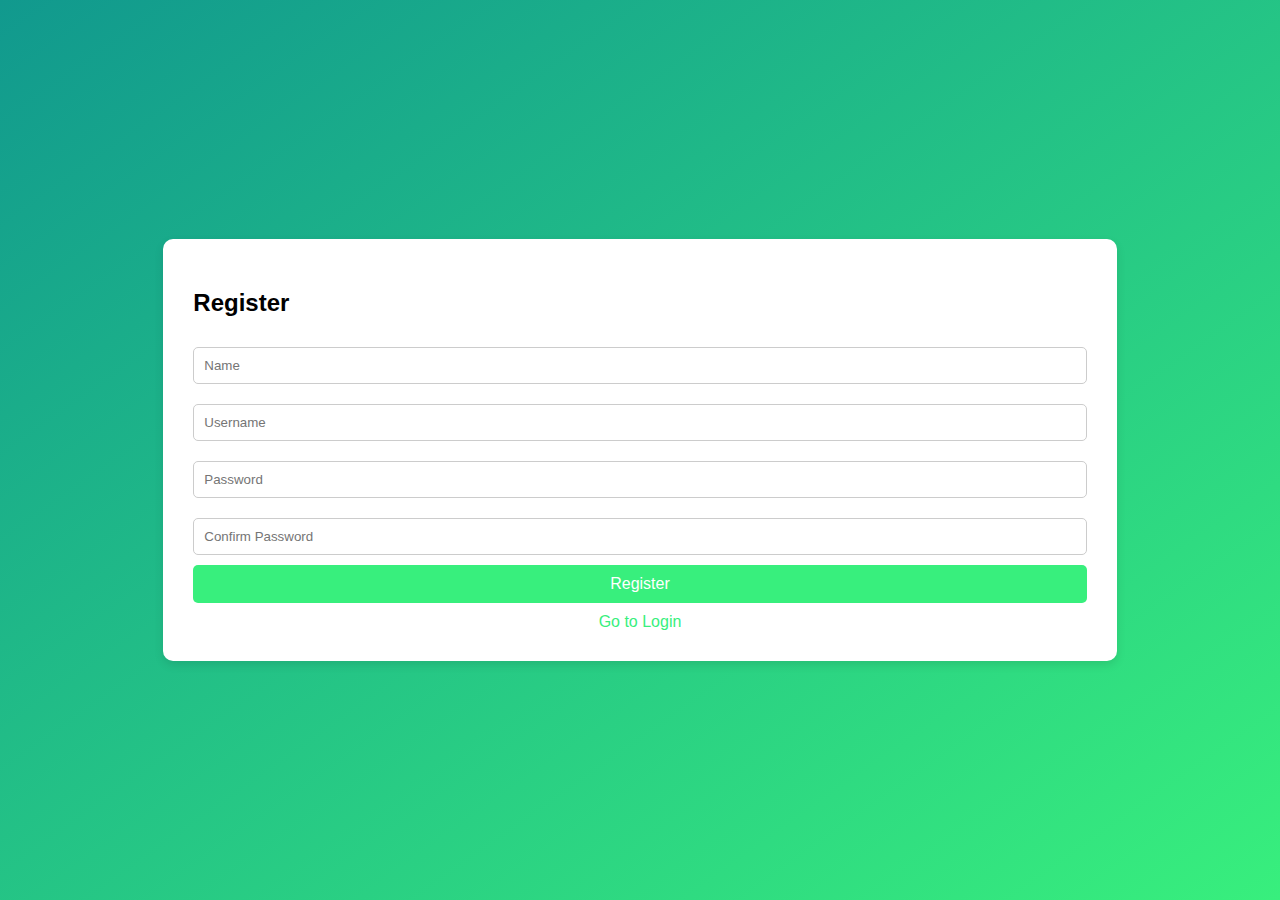
<file: register.html>
<!DOCTYPE html>
<html>

<head>
    <meta charset="UTF-8">
    <meta http-equiv="X-UA-Compatible" content="IE=edge">
    <meta name="viewport" content="width=device-width, initial-scale=1.0">

    <title>BUY WELL</title>
    <link rel="icon" href="img/logs.png" type="image/png" style="border-radius: 20px;">

    <style>
        body {
            font-family: Arial, sans-serif;
            display: flex;
            justify-content: center;
            align-items: center;
            height: 100vh;
            margin: 0;
            background: linear-gradient(to bottom right, #11998e, #38ef7d);
        }
        
        form {
            background: white;
            padding: 30px;
            border-radius: 10px;
            box-shadow: 0 4px 10px rgba(0, 0, 0, 0.1);
        }
        
        input {
            width: 100%;
            margin: 10px 0;
            padding: 10px;
            box-sizing: border-box;
            border: 1px solid #ccc;
            border-radius: 5px;
        }
        
        button {
            padding: 10px;
            width: 100%;
            font-size: 16px;
            color: white;
            background: #38ef7d;
            border: none;
            border-radius: 5px;
            cursor: pointer;
        }
        
        button:hover {
            background: #2ccf6f;
        }
        
        a {
            display: block;
            text-align: center;
            margin-top: 10px;
            color: #38ef7d;
            text-decoration: none;
        }
    </style>
</head>

<body>
    <form id="registerForm">
        <h2>Register</h2>
        <input type="text" id="name" placeholder="Name" required>
        <input type="text" id="username" placeholder="Username" required>
        <input type="password" placeholder="Password" required id="password">
        <input type="text" placeholder="Confirm Password" required id="confirmPassword">
        <button type="submit">Register</button>
        <a href="index.html">Go to Login</a>
    </form>

    <script>
        document.getElementById("registerForm").addEventListener("submit", function(event) {
            event.preventDefault();
            const name = document.getElementById("name").value;
            const username = document.getElementById("username").value;
            const password = document.getElementById("password").value;
            const confirmPassword = document.getElementById("confirmPassword").value;

            if (password !== confirmPassword) {
                alert("Passwords do not match");
                return;
            }

            const user = {
                name: name,
                username: username,
                password: password,
            };

            localStorage.setItem(username, JSON.stringify(user));
            alert("Registration successful! Please login");
            window.location.href = "index.html";
        });
    </script>
</body>

</html>
</file>
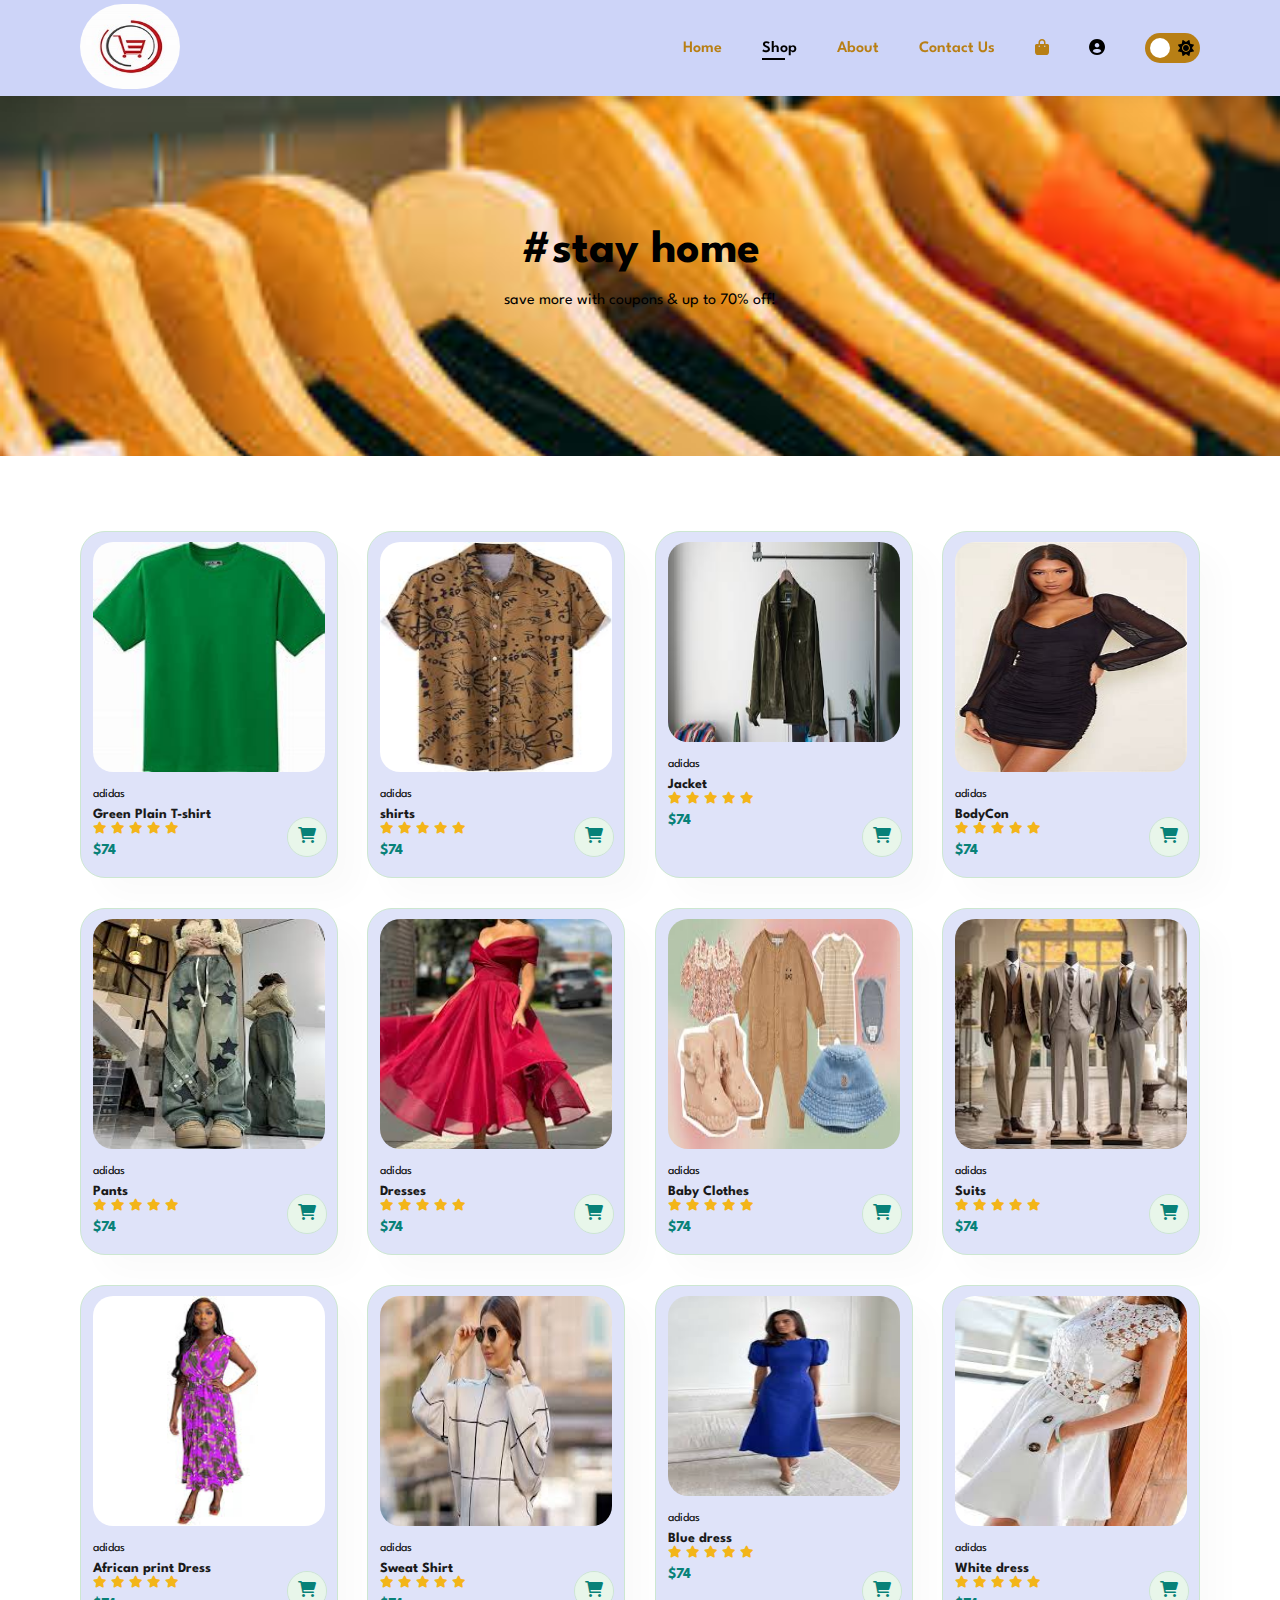
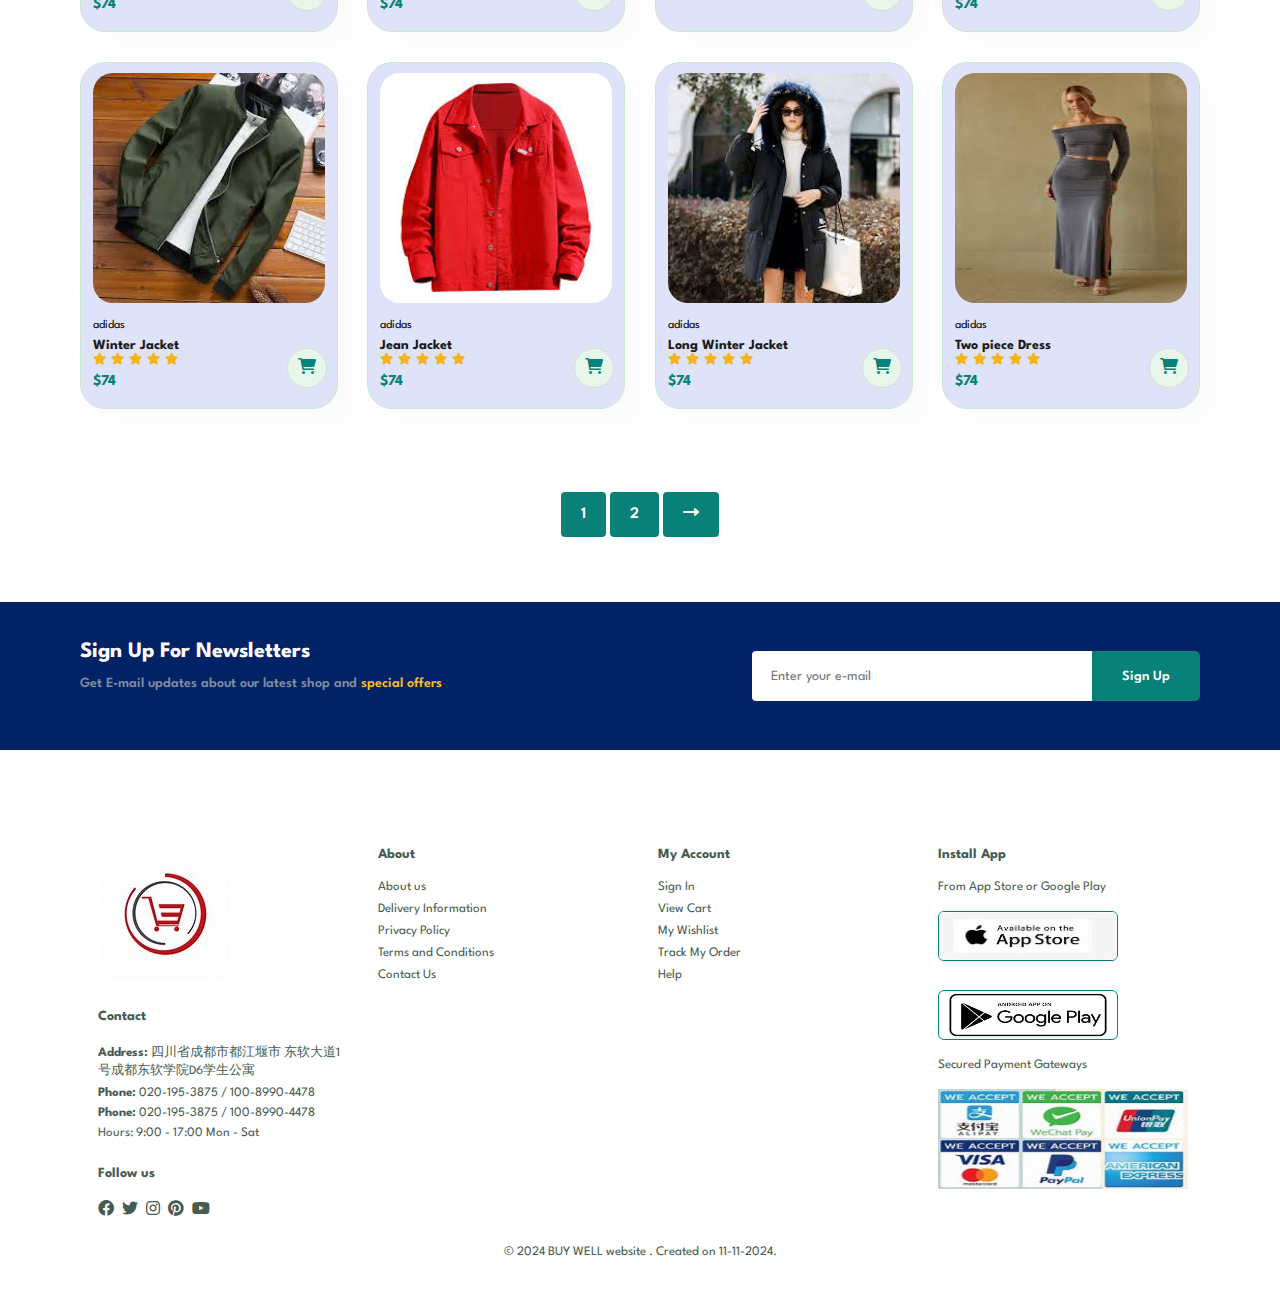
<file: Shop.html>
<!DOCTYPE html>
<html lang="en">

<head>
    <meta charset="utf-8">
    <meta http-equiv="X-UA-Compatible" content="IE=edge">
    <meta name="viewport" content="width=device-width, initial-scale=1.0">
    <title>BUY WELL</title>
    <link rel="icon" href="img/logs.png" type="image/png" style="border-radius: 20px;">

    <link rel="stylesheet" href="https://cdnjs.cloudflare.com/ajax/libs/font-awesome/6.0.0-beta3/css/all.min.css">

    <link rel="stylesheet" href="style.css">
    <!-- <div class="toggle">
            <div class="toggle-icon">&#127769; &#9728;</div>
            <div class="toggle-ball"></div> 
        </div>-->
</head>

<body>
    <section id="header">
        <a href="#"><img src="img/logs.png" style="border-radius: 60px;" class="logo" alt="logo image" width="100px" height="85px"></a>
        <div>
            <ul id="navbar">
                <li><a href="main.html">Home</a></li>
                <li><a class="active" href="Shop.html">Shop</a></li>
                <li><a href="About.html">About</a></li>
                <li><a href="contact.html">Contact Us</a></li>
                <li id="lg-bag"><a href="cart.html"><i class="fa-solid fa-bag-shopping"></i></a></li>
                <li id="lg-bag"><a href="index.html"><i class="fa-solid fa-circle-user user"></i></a></li>
                <a href="#" id="close"><i class="fa-solid fa-xmark"></i></a>
                <div class="toggle">
                    <div class="toggle-icon"><i class="fa-solid fa-moon"></i><i class="fa-solid fa-sun"></i></div>
                    <div class="toggle-ball"></div>
                </div>
            </ul>
        </div>
        <div id="mobile">
            <a href="cart.html"><i class="fa-solid fa-bag-shopping"></i></a>
            <i id="bar" class="fas fa-outdent"></i>

        </div>

    </section>

    <section id="page-header">

        <h2>#stay home</h2>

        <p>save more with coupons & up to 70% off!</p>

    </section>

    <section id="product1" class="section-p1">

        <div class="pro-container">
            <div class="pro" onclick="window.location.href='sproduct.html' ">
                <img src="img/products/f1.png" alt="t-shirt" height="230px">
                <div class="des">
                    <span>adidas</span>
                    <h5>Green Plain T-shirt</h5>
                    <div class="star">
                        <i class="fas fa-star"></i>
                        <i class="fas fa-star"></i>
                        <i class="fas fa-star"></i>
                        <i class="fas fa-star"></i>
                        <i class="fas fa-star"></i>
                    </div>
                    <h4>$74</h4>
                </div>
                <a href="#" id="cart"><i  class="fas fa-cart-shopping "></i></a>
            </div>

            <div class="pro" onclick="window.location.href='sproduct2.html' ">
                <img src="img/products/s2.png" alt="t-shirt" height="230px">
                <div class="des">
                    <span>adidas</span>
                    <h5>shirts</h5>
                    <div class="star">
                        <i class="fas fa-star"></i>
                        <i class="fas fa-star"></i>
                        <i class="fas fa-star"></i>
                        <i class="fas fa-star"></i>
                        <i class="fas fa-star"></i>
                    </div>
                    <h4>$74</h4>
                </div>
                <a href="#" id="cart"><i  class="fas fa-cart-shopping "></i></a>
            </div>

            <div class="pro">
                <img src="img/products/f3.png.jpg" alt="t-shirt" height="200px">
                <div class="des">
                    <span>adidas</span>
                    <h5>Jacket</h5>
                    <div class="star">
                        <i class="fas fa-star"></i>
                        <i class="fas fa-star"></i>
                        <i class="fas fa-star"></i>
                        <i class="fas fa-star"></i>
                        <i class="fas fa-star"></i>
                    </div>
                    <h4>$74</h4>
                </div>
                <a href="#" id="cart"><i  class="fas fa-cart-shopping "></i></a>
            </div>

            <div class="pro">
                <img src="img/products/f4.png" alt="t-shirt" height="230px">
                <div class="des">
                    <span>adidas</span>
                    <h5>BodyCon</h5>
                    <div class="star">
                        <i class="fas fa-star"></i>
                        <i class="fas fa-star"></i>
                        <i class="fas fa-star"></i>
                        <i class="fas fa-star"></i>
                        <i class="fas fa-star"></i>
                    </div>
                    <h4>$74</h4>
                </div>
                <a href="#" id="cart"><i  class="fas fa-cart-shopping "></i></a>
            </div>

            <div class="pro">
                <img src="img/products/p1.png.jpg" alt="t-shirt" height="230px">
                <div class="des">
                    <span>adidas</span>
                    <h5>Pants</h5>
                    <div class="star">
                        <i class="fas fa-star"></i>
                        <i class="fas fa-star"></i>
                        <i class="fas fa-star"></i>
                        <i class="fas fa-star"></i>
                        <i class="fas fa-star"></i>
                    </div>
                    <h4>$74</h4>
                </div>
                <a href="#" id="cart"><i  class="fas fa-cart-shopping "></i></a>
            </div>

            <div class="pro">
                <img src="img/products/p2.png.jpg" alt="t-shirt" height="230px">
                <div class="des">
                    <span>adidas</span>
                    <h5>Dresses</h5>
                    <div class="star">
                        <i class="fas fa-star"></i>
                        <i class="fas fa-star"></i>
                        <i class="fas fa-star"></i>
                        <i class="fas fa-star"></i>
                        <i class="fas fa-star"></i>
                    </div>
                    <h4>$74</h4>
                </div>
                <a href="#" id="cart"><i  class="fas fa-cart-shopping "></i></a>
            </div>

            <div class="pro">
                <img src="img/products/p4.png.jpg" alt="t-shirt" height="230px">
                <div class="des">
                    <span>adidas</span>
                    <h5>Baby Clothes</h5>
                    <div class="star">
                        <i class="fas fa-star"></i>
                        <i class="fas fa-star"></i>
                        <i class="fas fa-star"></i>
                        <i class="fas fa-star"></i>
                        <i class="fas fa-star"></i>
                    </div>
                    <h4>$74</h4>
                </div>
                <a href="#" id="cart"><i  class="fas fa-cart-shopping "></i></a>
            </div>

            <div class="pro">
                <img src="img/products/p5.png.jpg" alt="t-shirt" height="230px">
                <div class="des">
                    <span>adidas</span>
                    <h5>Suits</h5>
                    <div class="star">
                        <i class="fas fa-star"></i>
                        <i class="fas fa-star"></i>
                        <i class="fas fa-star"></i>
                        <i class="fas fa-star"></i>
                        <i class="fas fa-star"></i>
                    </div>
                    <h4>$74</h4>
                </div>
                <a href="#" id="cart"><i  class="fas fa-cart-shopping "></i></a>
            </div>

            <div class="pro">
                <img src="img/newArrivals/n1.png" alt="t-shirt" height="230px">
                <div class="des">
                    <span>adidas</span>
                    <h5>African print Dress</h5>
                    <div class="star">
                        <i class="fas fa-star"></i>
                        <i class="fas fa-star"></i>
                        <i class="fas fa-star"></i>
                        <i class="fas fa-star"></i>
                        <i class="fas fa-star"></i>
                    </div>
                    <h4>$74</h4>
                </div>
                <a href="#" id="cart"><i  class="fas fa-cart-shopping "></i></a>
            </div>

            <div class="pro">
                <img src="img/newArrivals/n2.png" alt="t-shirt" height="230px">
                <div class="des">
                    <span>adidas</span>
                    <h5> Sweat Shirt</h5>
                    <div class="star">
                        <i class="fas fa-star"></i>
                        <i class="fas fa-star"></i>
                        <i class="fas fa-star"></i>
                        <i class="fas fa-star"></i>
                        <i class="fas fa-star"></i>
                    </div>
                    <h4>$74</h4>
                </div>
                <a href="#" id="cart"><i  class="fas fa-cart-shopping "></i></a>
            </div>

            <div class="pro">
                <img src="img/newArrivals/n3.png" alt="t-shirt" height="200px">
                <div class="des">
                    <span>adidas</span>
                    <h5>Blue dress</h5>
                    <div class="star">
                        <i class="fas fa-star"></i>
                        <i class="fas fa-star"></i>
                        <i class="fas fa-star"></i>
                        <i class="fas fa-star"></i>
                        <i class="fas fa-star"></i>
                    </div>
                    <h4>$74</h4>
                </div>
                <a href="#" id="cart"><i  class="fas fa-cart-shopping "></i></a>
            </div>

            <div class="pro">
                <img src="img/newArrivals/n4.png" alt="t-shirt" height="230px">
                <div class="des">
                    <span>adidas</span>
                    <h5>White dress</h5>
                    <div class="star">
                        <i class="fas fa-star"></i>
                        <i class="fas fa-star"></i>
                        <i class="fas fa-star"></i>
                        <i class="fas fa-star"></i>
                        <i class="fas fa-star"></i>
                    </div>
                    <h4>$74</h4>
                </div>
                <a href="#" id="cart"><i  class="fas fa-cart-shopping "></i></a>
            </div>

            <div class="pro">
                <img src="img/newArrivals/n5.png" alt="t-shirt" height="230px">
                <div class="des">
                    <span>adidas</span>
                    <h5>Winter Jacket</h5>
                    <div class="star">
                        <i class="fas fa-star"></i>
                        <i class="fas fa-star"></i>
                        <i class="fas fa-star"></i>
                        <i class="fas fa-star"></i>
                        <i class="fas fa-star"></i>
                    </div>
                    <h4>$74</h4>
                </div>
                <a href="#" id="cart"><i  class="fas fa-cart-shopping "></i></a>
            </div>

            <div class="pro">
                <img src="img/newArrivals/n6.png" alt="t-shirt" height="230px">
                <div class="des">
                    <span>adidas</span>
                    <h5>Jean Jacket</h5>
                    <div class="star">
                        <i class="fas fa-star"></i>
                        <i class="fas fa-star"></i>
                        <i class="fas fa-star"></i>
                        <i class="fas fa-star"></i>
                        <i class="fas fa-star"></i>
                    </div>
                    <h4>$74</h4>
                </div>
                <a href="#" id="cart"><i  class="fas fa-cart-shopping "></i></a>
            </div>

            <div class="pro">
                <img src="img/newArrivals/winter.png" alt="t-shirt" height="230px">
                <div class="des">
                    <span>adidas</span>
                    <h5>Long Winter Jacket</h5>
                    <div class="star">
                        <i class="fas fa-star"></i>
                        <i class="fas fa-star"></i>
                        <i class="fas fa-star"></i>
                        <i class="fas fa-star"></i>
                        <i class="fas fa-star"></i>
                    </div>
                    <h4>$74</h4>
                </div>
                <a href="#" id="cart"><i  class="fas fa-cart-shopping "></i></a>
            </div>

            <div class="pro">
                <img src="img/newArrivals/n8.png" alt="t-shirt" height="230px">
                <div class="des">
                    <span>adidas</span>
                    <h5>Two piece Dress</h5>
                    <div class="star">
                        <i class="fas fa-star"></i>
                        <i class="fas fa-star"></i>
                        <i class="fas fa-star"></i>
                        <i class="fas fa-star"></i>
                        <i class="fas fa-star"></i>
                    </div>
                    <h4>$74</h4>
                </div>
                <a href="#" id="cart"><i  class="fas fa-cart-shopping "></i></a>
            </div>
        </div>
    </section>

    <section id="pagination" class="section-p1">
        <a href="#">1</a>
        <a href="#">2</a>
        <a href="#"><i class="fas fa-long-arrow-alt-right"></i></a>
    </section>

    <section id="newsletter" class="section-p1 section-m1">
        <div class="newstext">
            <h4>Sign Up For Newsletters</h4>
            <p>Get E-mail updates about our latest shop and <span>special offers</span> </p>
        </div>
        <div class="form">
            <input type="email" placeholder="Enter your e-mail ">
            <button class="normal">Sign Up</button>
        </div>
    </section>

    <footer class="section-p1">
        <div class="col">
            <img class="logo" src="img/logs.png" alt="Logo">
            <h4>Contact</h4>
            <p><strong>Address:</strong> 四川省成都市都江堰市 东软大道1号成都东软学院D6学生公寓</p>
            <p><strong>Phone:</strong> 020-195-3875 / 100-8990-4478</p>
            <p><strong>Phone:</strong> 020-195-3875 / 100-8990-4478</p>
            <p>
                <bold>Hours:</bold> 9:00 - 17:00 Mon - Sat</p>
            <div class="follow">
                <h4>Follow us</h4>
                <div class="icon">
                    <i class="fa-brands fa-facebook"></i>
                    <i class="fa-brands fa-twitter"></i>
                    <i class="fa-brands fa-instagram"></i>
                    <i class="fa-brands fa-pinterest"></i>
                    <i class="fa-brands fa-youtube"></i>
                </div>
            </div>

        </div>
        <div class="col">
            <h4>About</h4>
            <a href="#">About us</a>
            <a href="#">Delivery Information</a>
            <a href="#">Privacy Policy</a>
            <a href="#">Terms and Conditions</a>
            <a href="#">Contact Us</a>
        </div>
        <div class="col">
            <h4>My Account</h4>
            <a href="#">Sign In</a>
            <a href="#">View Cart</a>
            <a href="#">My Wishlist</a>
            <a href="#">Track My Order</a>
            <a href="#">Help</a>
        </div>
        <div class="col install">
            <h4>Install App</h4>
            <p>From App Store or Google Play</p>
            <div class="row">
                <img src="img/banner/app.png" alt="" width="180px" height="50px">
                <img src="img/banner/app2.png" alt="" width="180px" height="50px">
            </div>
            <p>Secured Payment Gateways</p>
            <img src="img/banner/pay.png" alt="" width="250px" height="100px">
        </div>
        <div class="copyright">
            <p>&#169; 2024 BUY WELL website . Created on 11-11-2024.</p>
        </div>
    </footer>

    <script src="ScriptFile.js"></script>

</body>

</html>
</file>
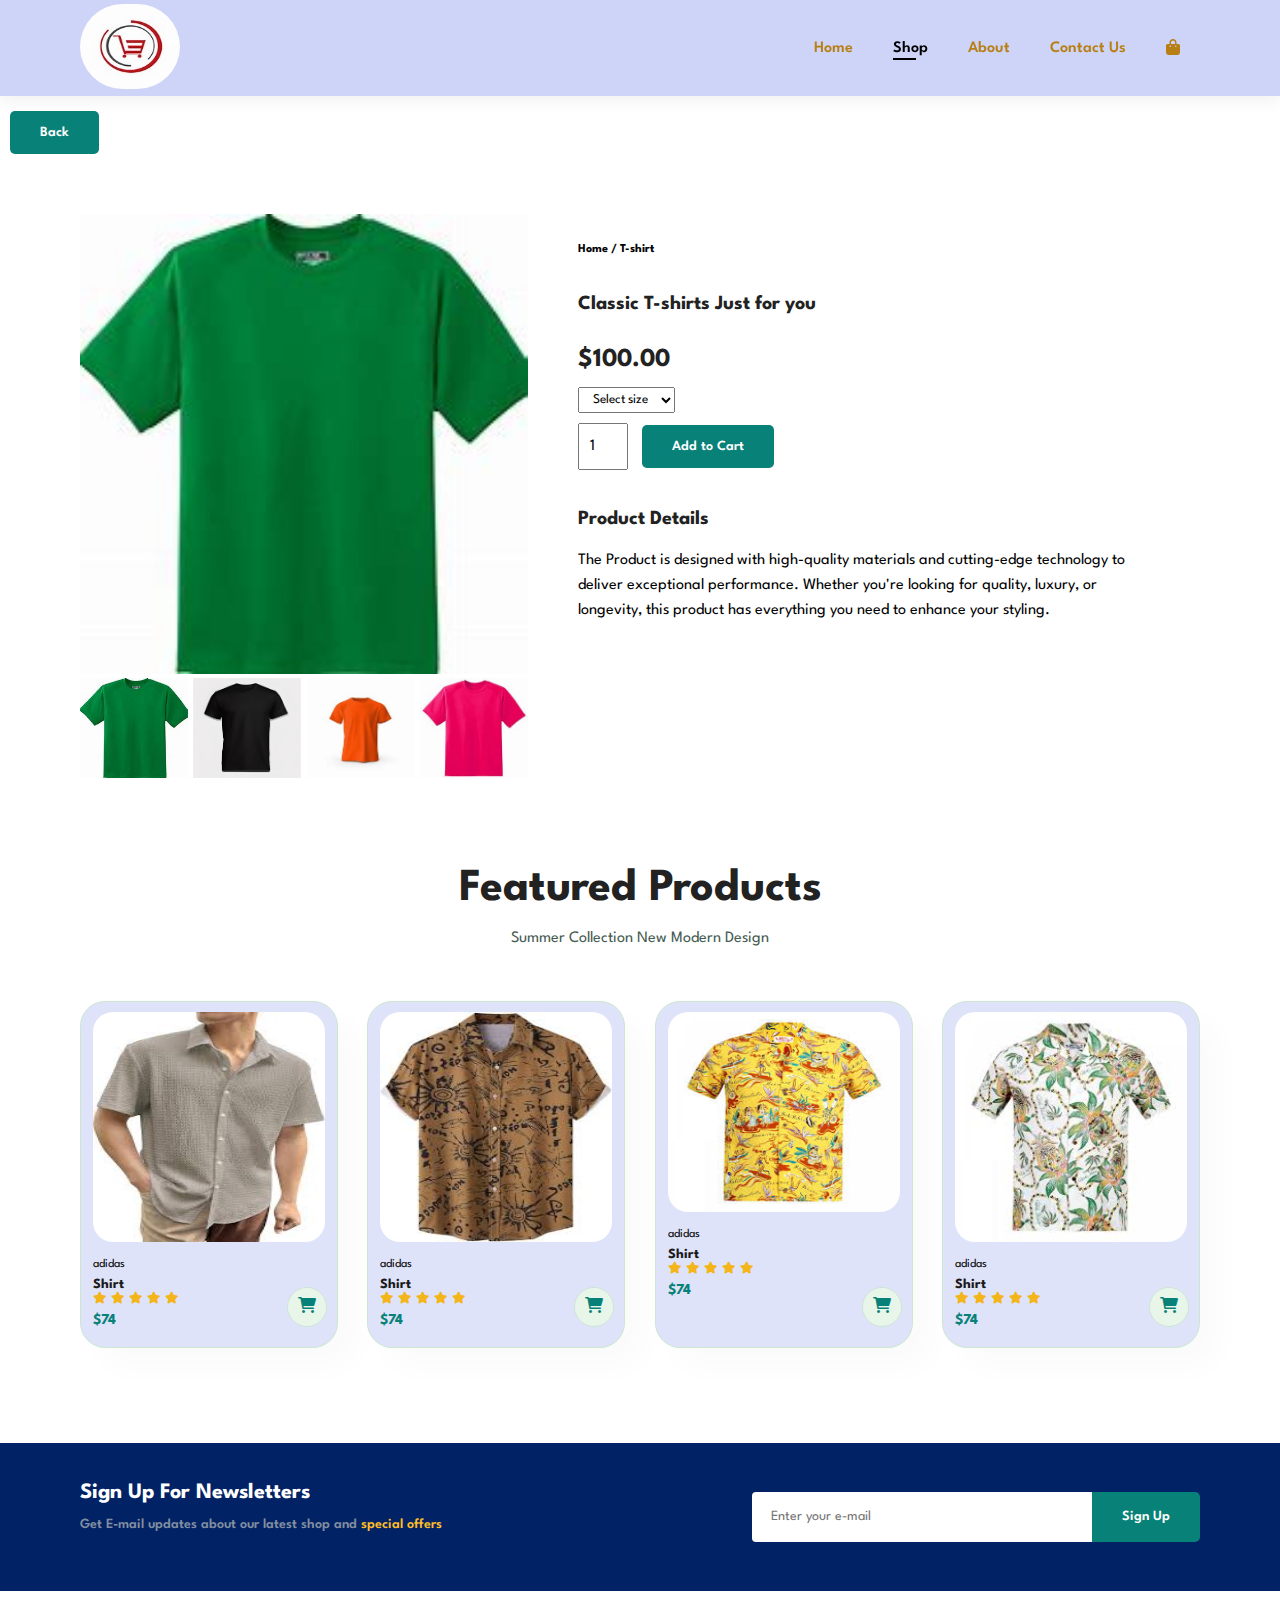
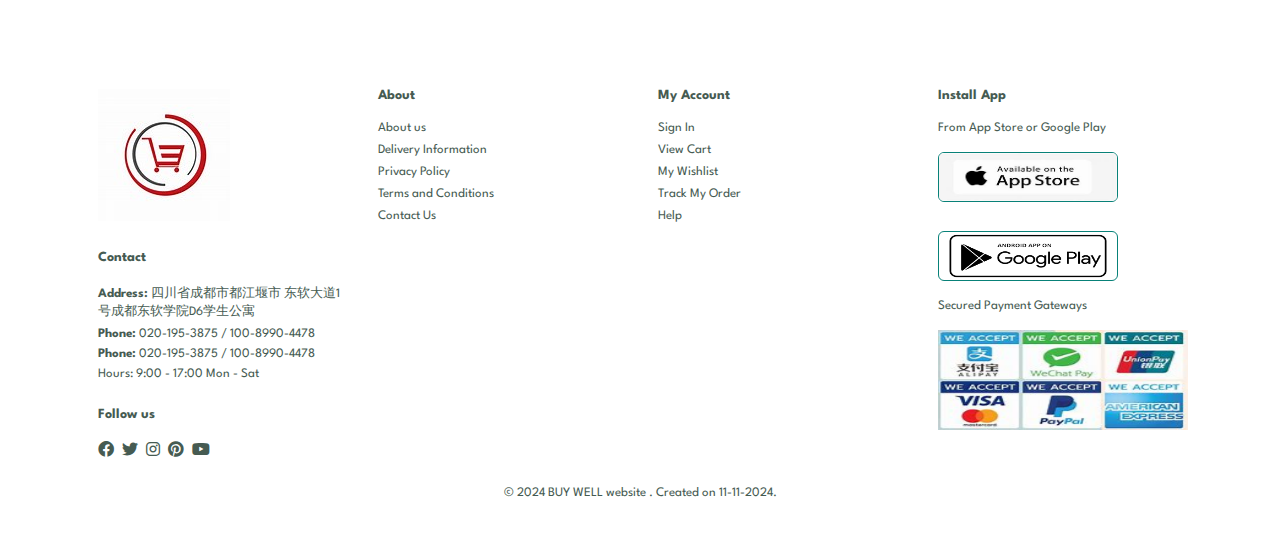
<file: sproduct.html>
<!DOCTYPE html>
<html lang="en">

<head>
    <meta charset="utf-8">
    <meta http-equiv="X-UA-Compatible" content="IE=edge">
    <meta name="viewport" content="width=device-width, initial-scale=1.0">
    <title>BUY WELL</title>
    <link rel="icon" href="img/logs.png" type="image/png" style="border-radius: 20px;">

    <link rel="stylesheet" href="https://cdnjs.cloudflare.com/ajax/libs/font-awesome/6.0.0-beta3/css/all.min.css">

    <link rel="stylesheet" href="style.css">
    <!-- <div class="toggle">
            <div class="toggle-icon">&#127769; &#9728;</div>
            <div class="toggle-ball"></div> 
        </div>-->
</head>

<body>
    <section id="header">
        <a href="#"><img src="img/logs.png" style="border-radius: 60px;" class="logo" alt="logo image" width="100px" height="85px"></a>
        <div>
            <ul id="navbar">
                <li><a href="main.html">Home</a></li>
                <li><a class="active" href="Shop.html">Shop</a></li>
                <li><a href="About.html">About</a></li>
                <li><a href="contact.html">Contact Us</a></li>
                <li id="lg-bag"><a href="cart.html"><i class="fa-solid fa-bag-shopping"></i></a></li>
                <a href="#" id="close"><i class="fa-solid fa-xmark"></i></a>
            </ul>
        </div>
        <div id="mobile">
            <a href="cart.html"><i class="fa-solid fa-bag-shopping"></i></a>
            <i id="bar" class="fas fa-outdent"></i>

        </div>

    </section>

    <button class="normal" style="background-color: #088178; color: #fff; margin-top: 15px; margin-left: 10px;" onclick="window.location.href='Shop.html' ">Back</button>

    <section id="prodetails" class="section-p1">

        <div class="single-pro-image">
            <img src="img/products/f1.png" width="100%" id="MainImg" alt="">

            <div class="small-image-group">
                <div class="small-image-col">
                    <img src="img/products/f1.png" width="100%" height="100px" class="small-img" alt="">
                </div>
                <div class="small-image-col">
                    <img src="img/products/f2.png" width="100%" height="100px" class="small-img" alt="">
                </div>
                <div class="small-image-col">
                    <img src="img/products/f3.png" width="100%" height="100px" class="small-img" alt="">
                </div>
                <div class="small-image-col">
                    <img src="img/products/f5.png" width="100%" height="100px" class="small-img" alt="">
                </div>
            </div>
        </div>
        <div class="single-pro-details">
            <h6>Home / T-shirt</h6>
            <h4>Classic T-shirts Just for you</h4>
            <h2>$100.00</h2>
            <select>
                <option >Select size</option>
                <option >Small</option>
                <option >Medium</option>
                <option >Large</option>
                <option >XL</option>
                <option >XXL </option>
            </select>
            <input type="number" value="1">
            <Button class="normal">Add to Cart</Button>
            <h4>Product Details</h4>
            <span> 
                The Product  is designed with high-quality materials and cutting-edge technology to deliver 
                exceptional performance. Whether you're looking for quality, luxury, or longevity, 
                this product has everything you need to enhance your styling.</span>
        </div>

    </section>

    <section id="product1" class="section-p1">
        <h2>Featured Products</h2>
        <p>Summer Collection New Modern Design</p>
        <div class="pro-container">
            <div class="pro">
                <img src="img/products/s1.png" alt="t-shirt" height="230px">
                <div class="des">
                    <span>adidas</span>
                    <h5>Shirt</h5>
                    <div class="star">
                        <i class="fas fa-star"></i>
                        <i class="fas fa-star"></i>
                        <i class="fas fa-star"></i>
                        <i class="fas fa-star"></i>
                        <i class="fas fa-star"></i>
                    </div>
                    <h4>$74</h4>
                </div>
                <a href="#" id="cart"><i  class="fas fa-cart-shopping "></i></a>
            </div>

            <div class="pro">
                <img src="img/products/s2.png" alt="t-shirt" height="230px">
                <div class="des">
                    <span>adidas</span>
                    <h5> Shirt</h5>
                    <div class="star">
                        <i class="fas fa-star"></i>
                        <i class="fas fa-star"></i>
                        <i class="fas fa-star"></i>
                        <i class="fas fa-star"></i>
                        <i class="fas fa-star"></i>
                    </div>
                    <h4>$74</h4>
                </div>
                <a href="#" id="cart"><i  class="fas fa-cart-shopping "></i></a>
            </div>

            <div class="pro">
                <img src="img/products/s3.png" alt="t-shirt" height="200px">
                <div class="des">
                    <span>adidas</span>
                    <h5>Shirt</h5>
                    <div class="star">
                        <i class="fas fa-star"></i>
                        <i class="fas fa-star"></i>
                        <i class="fas fa-star"></i>
                        <i class="fas fa-star"></i>
                        <i class="fas fa-star"></i>
                    </div>
                    <h4>$74</h4>
                </div>
                <a href="#" id="cart"><i  class="fas fa-cart-shopping "></i></a>
            </div>

            <div class="pro">
                <img src="img/products/s4.png" alt="t-shirt" height="230px">
                <div class="des">
                    <span>adidas</span>
                    <h5>Shirt</h5>
                    <div class="star">
                        <i class="fas fa-star"></i>
                        <i class="fas fa-star"></i>
                        <i class="fas fa-star"></i>
                        <i class="fas fa-star"></i>
                        <i class="fas fa-star"></i>
                    </div>
                    <h4>$74</h4>
                </div>
                <a href="#" id="cart"><i  class="fas fa-cart-shopping "></i></a>
            </div>


        </div>
    </section>

    <section id="newsletter" class="section-p1 section-m1">
        <div class="newstext">
            <h4>Sign Up For Newsletters</h4>
            <p>Get E-mail updates about our latest shop and <span>special offers</span> </p>
        </div>
        <div class="form">
            <input type="email" placeholder="Enter your e-mail ">
            <button class="normal">Sign Up</button>
        </div>
    </section>

    <footer class="section-p1">
        <div class="col">
            <img class="logo" src="img/logs.png" alt="Logo">
            <h4>Contact</h4>
            <p><strong>Address:</strong> 四川省成都市都江堰市 东软大道1号成都东软学院D6学生公寓</p>
            <p><strong>Phone:</strong> 020-195-3875 / 100-8990-4478</p>
            <p><strong>Phone:</strong> 020-195-3875 / 100-8990-4478</p>
            <p>
                <bold>Hours:</bold> 9:00 - 17:00 Mon - Sat</p>
            <div class="follow">
                <h4>Follow us</h4>
                <div class="icon">
                    <i class="fa-brands fa-facebook"></i>
                    <i class="fa-brands fa-twitter"></i>
                    <i class="fa-brands fa-instagram"></i>
                    <i class="fa-brands fa-pinterest"></i>
                    <i class="fa-brands fa-youtube"></i>
                </div>
            </div>

        </div>
        <div class="col">
            <h4>About</h4>
            <a href="#">About us</a>
            <a href="#">Delivery Information</a>
            <a href="#">Privacy Policy</a>
            <a href="#">Terms and Conditions</a>
            <a href="#">Contact Us</a>
        </div>
        <div class="col">
            <h4>My Account</h4>
            <a href="#">Sign In</a>
            <a href="#">View Cart</a>
            <a href="#">My Wishlist</a>
            <a href="#">Track My Order</a>
            <a href="#">Help</a>
        </div>
        <div class="col install">
            <h4>Install App</h4>
            <p>From App Store or Google Play</p>
            <div class="row">
                <img src="img/banner/app.png" alt="" width="180px" height="50px">
                <img src="img/banner/app2.png" alt="" width="180px" height="50px">
            </div>
            <p>Secured Payment Gateways</p>
            <img src="img/banner/pay.png" alt="" width="250px" height="100px">
        </div>
        <div class="copyright">
            <p>&#169; 2024 BUY WELL website . Created on 11-11-2024.</p>
        </div>
    </footer>

    <script>
        var MainImg = document.getElementById("MainImg");
        var smallImg = document.getElementsByClassName("small-img");

        smallImg[0].onclick = function() {
            MainImg.src = smallImg[0].src;
        }
        smallImg[1].onclick = function() {
            MainImg.src = smallImg[1].src;
        }
        smallImg[2].onclick = function() {
            MainImg.src = smallImg[2].src;
        }
        smallImg[3].onclick = function() {
            MainImg.src = smallImg[3].src;
        }
    </script>

    <script src="ScriptFile.js"></script>

</body>

</html>
</file>
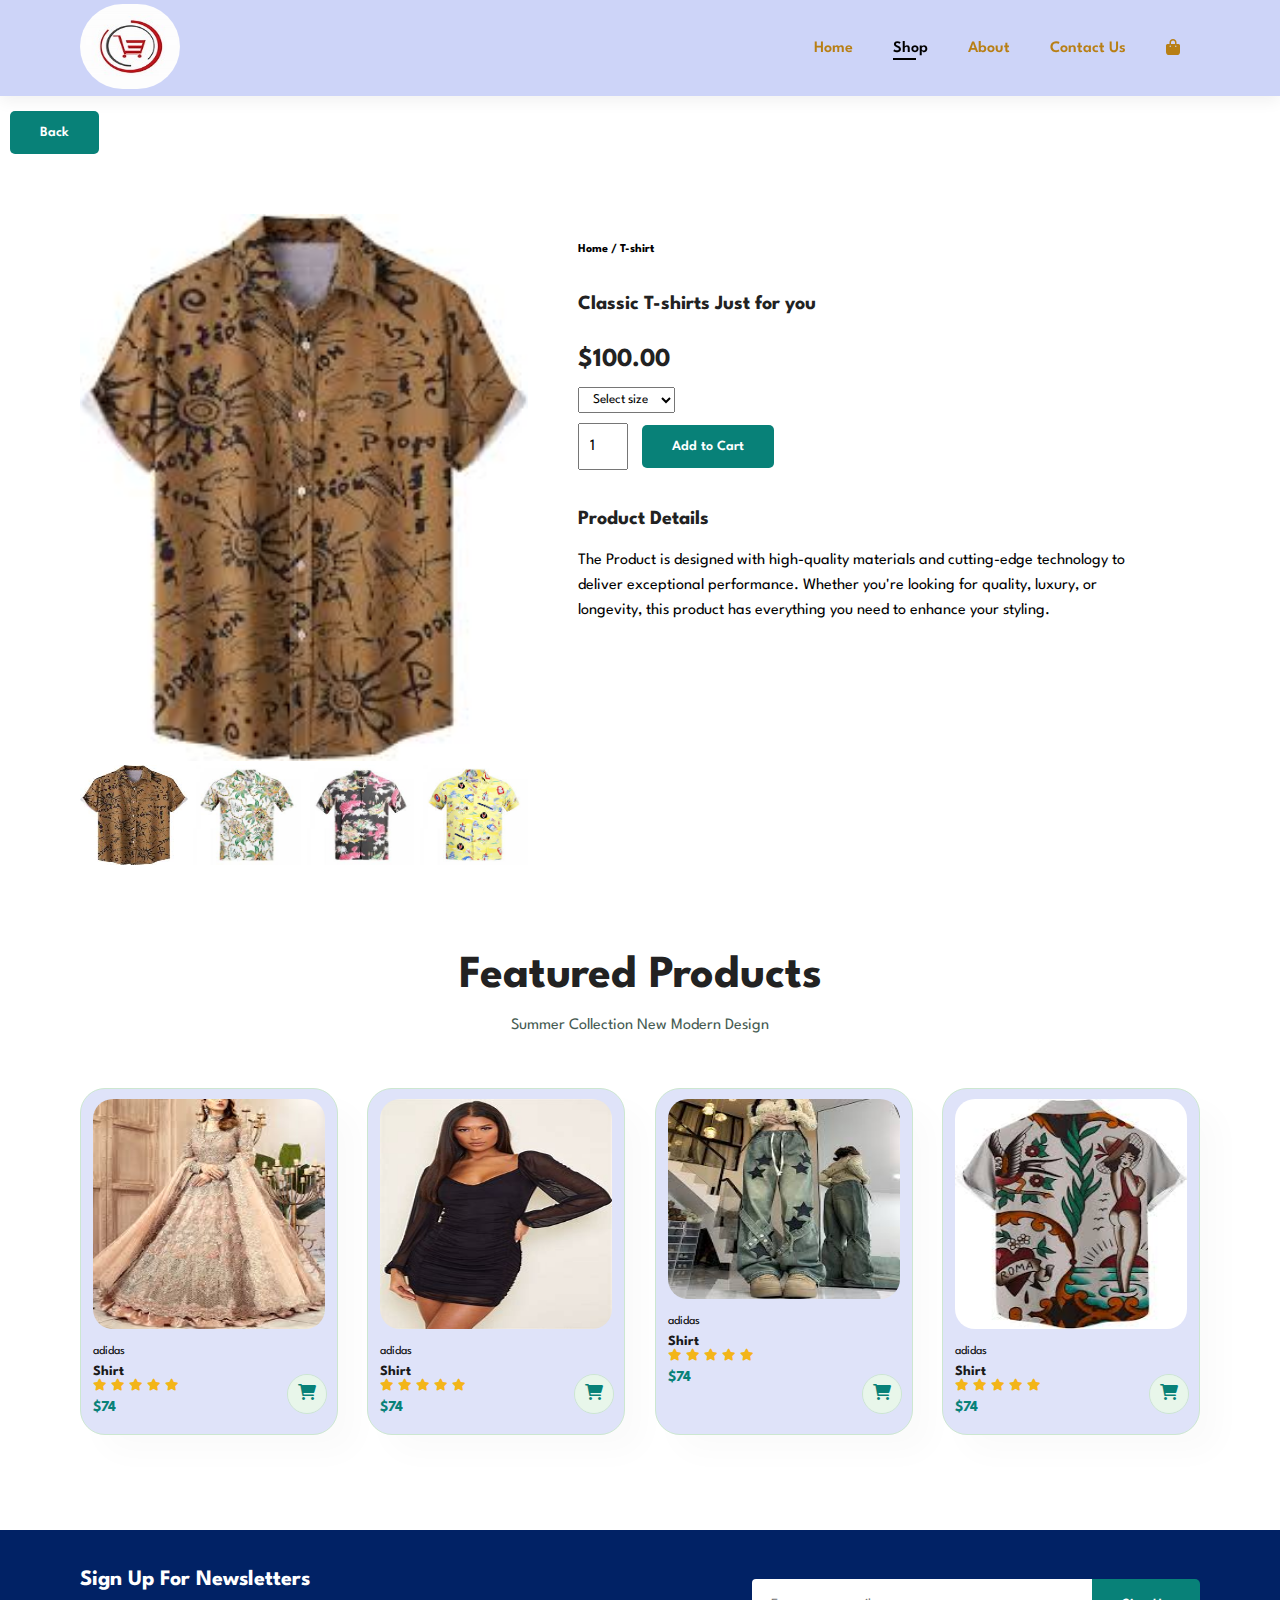
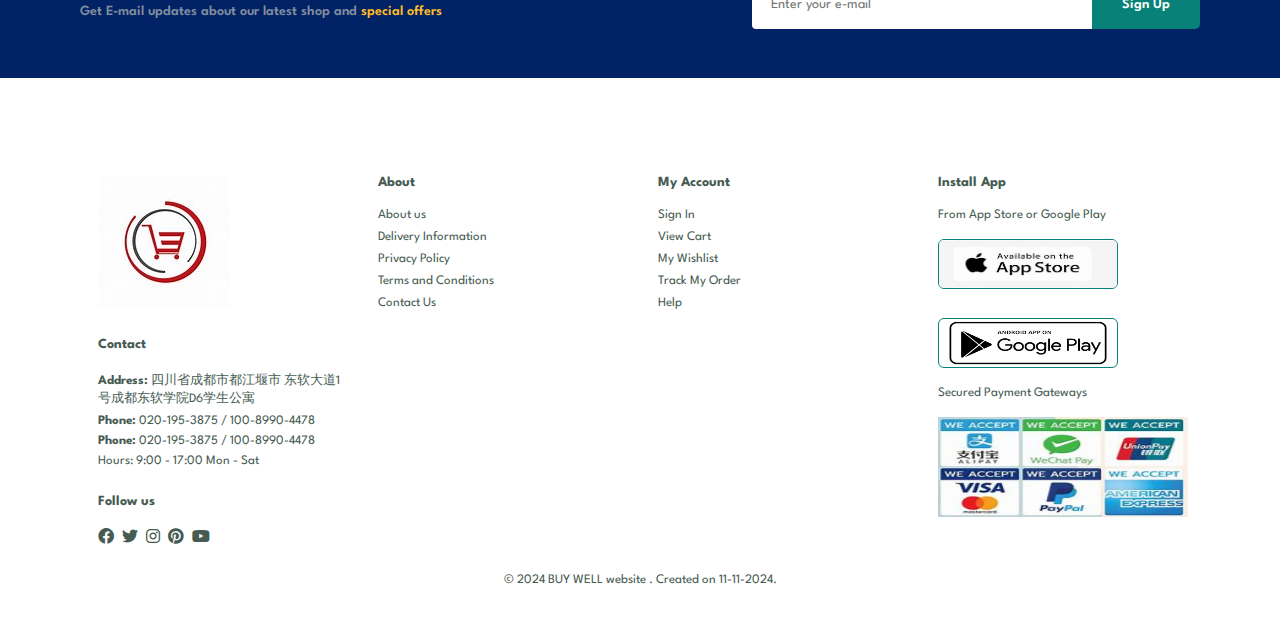
<file: sproduct2.html>
<!DOCTYPE html>
<html lang="en">

<head>
    <meta charset="utf-8">
    <meta http-equiv="X-UA-Compatible" content="IE=edge">
    <meta name="viewport" content="width=device-width, initial-scale=1.0">
    <title>BUY WELL</title>
    <link rel="icon" href="img/logs.png" type="image/png" style="border-radius: 20px;">

    <link rel="stylesheet" href="https://cdnjs.cloudflare.com/ajax/libs/font-awesome/6.0.0-beta3/css/all.min.css">

    <link rel="stylesheet" href="style.css">

</head>

<body>
    <section id="header">
        <a href="#"><img src="img/logs.png" style="border-radius: 60px;" class="logo" alt="logo image" width="100px" height="85px"></a>
        <div>
            <ul id="navbar">
                <li><a href="main.html">Home</a></li>
                <li><a class="active" href="Shop.html">Shop</a></li>
                <li><a href="About.html">About</a></li>
                <li><a href="contact.html">Contact Us</a></li>
                <li id="lg-bag"><a href="cart.html"><i class="fa-solid fa-bag-shopping"></i></a></li>
                <a href="#" id="close"><i class="fa-solid fa-xmark"></i></a>
            </ul>
        </div>
        <div id="mobile">
            <a href="cart.html"><i class="fa-solid fa-bag-shopping"></i></a>
            <i id="bar" class="fas fa-outdent"></i>

        </div>

    </section>

    <button class="normal" style="background-color: #088178; color: #fff; margin-top: 15px; margin-left: 10px;" onclick="window.location.href='Shop.html' ">Back</button>

    <section id="prodetails" class="section-p1">

        <div class="single-pro-image">
            <img src="img/products/s2.png" width="100%" id="MainImg" alt="">

            <div class="small-image-group">
                <div class="small-image-col">
                    <img src="img/products/s2.png" width="100%" height="100px" class="small-img" alt="">
                </div>
                <div class="small-image-col">
                    <img src="img/products/s4.png" width="100%" height="100px" class="small-img" alt="">
                </div>
                <div class="small-image-col">
                    <img src="img/products/s7.png" width="100%" height="100px" class="small-img" alt="">
                </div>
                <div class="small-image-col">
                    <img src="img/products/s9.png" width="100%" height="100px" class="small-img" alt="">
                </div>
            </div>
        </div>
        <div class="single-pro-details">
            <h6>Home / T-shirt</h6>
            <h4>Classic T-shirts Just for you</h4>
            <h2>$100.00</h2>
            <select>
                <option >Select size</option>
                <option >Small</option>
                <option >Medium</option>
                <option >Large</option>
                <option >XL</option>
                <option >XXL </option>
            </select>
            <input type="number" value="1">
            <Button class="normal">Add to Cart</Button>
            <h4>Product Details</h4>
            <span> 
                The Product  is designed with high-quality materials and cutting-edge technology to deliver 
                exceptional performance. Whether you're looking for quality, luxury, or longevity, 
                this product has everything you need to enhance your styling.</span>
        </div>

    </section>

    <section id="product1" class="section-p1">
        <h2>Featured Products</h2>
        <p>Summer Collection New Modern Design</p>
        <div class="pro-container">
            <div class="pro">
                <img src="img/products/p3.png.jpg" alt="t-shirt" height="230px">
                <div class="des">
                    <span>adidas</span>
                    <h5>Shirt</h5>
                    <div class="star">
                        <i class="fas fa-star"></i>
                        <i class="fas fa-star"></i>
                        <i class="fas fa-star"></i>
                        <i class="fas fa-star"></i>
                        <i class="fas fa-star"></i>
                    </div>
                    <h4>$74</h4>
                </div>
                <a href="#" id="cart"><i  class="fas fa-cart-shopping "></i></a>
            </div>

            <div class="pro">
                <img src="img/products/f4.png" alt="t-shirt" height="230px">
                <div class="des">
                    <span>adidas</span>
                    <h5> Shirt</h5>
                    <div class="star">
                        <i class="fas fa-star"></i>
                        <i class="fas fa-star"></i>
                        <i class="fas fa-star"></i>
                        <i class="fas fa-star"></i>
                        <i class="fas fa-star"></i>
                    </div>
                    <h4>$74</h4>
                </div>
                <a href="#" id="cart"><i  class="fas fa-cart-shopping "></i></a>
            </div>

            <div class="pro">
                <img src="img/products/p1.png.jpg" alt="t-shirt" height="200px">
                <div class="des">
                    <span>adidas</span>
                    <h5>Shirt</h5>
                    <div class="star">
                        <i class="fas fa-star"></i>
                        <i class="fas fa-star"></i>
                        <i class="fas fa-star"></i>
                        <i class="fas fa-star"></i>
                        <i class="fas fa-star"></i>
                    </div>
                    <h4>$74</h4>
                </div>
                <a href="#" id="cart"><i  class="fas fa-cart-shopping "></i></a>
            </div>

            <div class="pro">
                <img src="img/products/s10.png" alt="t-shirt" height="230px">
                <div class="des">
                    <span>adidas</span>
                    <h5>Shirt</h5>
                    <div class="star">
                        <i class="fas fa-star"></i>
                        <i class="fas fa-star"></i>
                        <i class="fas fa-star"></i>
                        <i class="fas fa-star"></i>
                        <i class="fas fa-star"></i>
                    </div>
                    <h4>$74</h4>
                </div>
                <a href="#" id="cart"><i  class="fas fa-cart-shopping "></i></a>
            </div>


        </div>
    </section>

    <section id="newsletter" class="section-p1 section-m1">
        <div class="newstext">
            <h4>Sign Up For Newsletters</h4>
            <p>Get E-mail updates about our latest shop and <span>special offers</span> </p>
        </div>
        <div class="form">
            <input type="email" placeholder="Enter your e-mail ">
            <button class="normal">Sign Up</button>
        </div>
    </section>

    <footer class="section-p1">
        <div class="col">
            <img class="logo" src="img/logs.png" alt="Logo">
            <h4>Contact</h4>
            <p><strong>Address:</strong> 四川省成都市都江堰市 东软大道1号成都东软学院D6学生公寓</p>
            <p><strong>Phone:</strong> 020-195-3875 / 100-8990-4478</p>
            <p><strong>Phone:</strong> 020-195-3875 / 100-8990-4478</p>
            <p>
                <bold>Hours:</bold> 9:00 - 17:00 Mon - Sat</p>
            <div class="follow">
                <h4>Follow us</h4>
                <div class="icon">
                    <i class="fa-brands fa-facebook"></i>
                    <i class="fa-brands fa-twitter"></i>
                    <i class="fa-brands fa-instagram"></i>
                    <i class="fa-brands fa-pinterest"></i>
                    <i class="fa-brands fa-youtube"></i>
                </div>
            </div>

        </div>
        <div class="col">
            <h4>About</h4>
            <a href="#">About us</a>
            <a href="#">Delivery Information</a>
            <a href="#">Privacy Policy</a>
            <a href="#">Terms and Conditions</a>
            <a href="#">Contact Us</a>
        </div>
        <div class="col">
            <h4>My Account</h4>
            <a href="#">Sign In</a>
            <a href="#">View Cart</a>
            <a href="#">My Wishlist</a>
            <a href="#">Track My Order</a>
            <a href="#">Help</a>
        </div>
        <div class="col install">
            <h4>Install App</h4>
            <p>From App Store or Google Play</p>
            <div class="row">
                <img src="img/banner/app.png" alt="" width="180px" height="50px">
                <img src="img/banner/app2.png" alt="" width="180px" height="50px">
            </div>
            <p>Secured Payment Gateways</p>
            <img src="img/banner/pay.png" alt="" width="250px" height="100px">
        </div>
        <div class="copyright">
            <p>&#169; 2024 BUY WELL website . Created on 11-11-2024.</p>
        </div>
    </footer>

    <script>
        var MainImg = document.getElementById("MainImg");
        var smallImg = document.getElementsByClassName("small-img");

        smallImg[0].onclick = function() {
            MainImg.src = smallImg[0].src;
        }
        smallImg[1].onclick = function() {
            MainImg.src = smallImg[1].src;
        }
        smallImg[2].onclick = function() {
            MainImg.src = smallImg[2].src;
        }
        smallImg[3].onclick = function() {
            MainImg.src = smallImg[3].src;
        }
    </script>

    <script src="ScriptFile.js"></script>

</body>

</html>
</file>
<file: style.css>
@import url('https://fonts.googleapis.com/css2?family=Spartan:wght@100;200;300;400;500;600;700;800;900&display=swap');
* {
    margin: 0;
    padding: 0;
    box-sizing: border-box;
    font-family: 'Spartan', sans-serif;
}

h1 {
    font-size: 50px;
    line-height: 64px;
    color: #222;
}

h2 {
    font-size: 46px;
    line-height: 54px;
    color: #222;
}

h4 {
    font-size: 20px;
    color: #222;
}

h6 {
    font-weight: 700;
    font-size: 12px;
}

p {
    font-size: 16px;
    color: #465b52;
    margin: 15px 0 20px 0;
}

.section-p1 {
    padding: 40px 80px;
}

.section-m1 {
    margin: 40px 0;
}

button.normal {
    font-size: 14px;
    font-weight: 600;
    padding: 15px 30px;
    color: #000000;
    background-color: #fff;
    border-radius: 5px;
    cursor: pointer;
    border: none;
    outline: none;
    transition: 0.2s;
}

button.white {
    font-size: 13px;
    font-weight: 600;
    padding: 11px 18px;
    color: #fff;
    background-color: transparent;
    cursor: pointer;
    border: 1px solid white;
    outline: none;
    transition: 0.2s;
}


/* General styles for light and dark modes */

body {
    transition: background-color 0.3s, color 0.3s;
}

body.light-mode {
    background-color: #ffffff;
    color: #000000;
}

body.dark-mode {
    background-color: #000000;
    color: #ffffff;
}


/* Toggle container */

.toggle {
    display: flex;
    justify-content: space-between;
    align-items: center;
    cursor: pointer;
    width: 55px;
    height: 30px;
    background-color: #b87f15;
    border-radius: 15px;
    position: relative;
    padding: 5px;
    margin-left: 20px;
}

.toggle-icon {
    display: flex;
    align-items: center;
    /* Aligns icons vertically */
}

.toggle-icon i {
    margin: 0 4px;
    /* Adjust the value as needed */
}


/* Toggle ball */

.toggle-ball {
    width: 20px;
    height: 20px;
    background-color: #ffffff;
    border-radius: 50%;
    position: absolute;
    top: 5px;
    left: 5px;
    transition: transform 0.3s;
}


/* Dark mode active */

body.dark-mode .toggle-ball {
    transform: translateX(30px);
}

body {
    width: 100%;
}

#header {
    display: flex;
    align-items: center;
    justify-content: space-between;
    padding: 20px 80px;
    background: #cdd4f8;
    height: 96px;
    box-shadow: 0 5px 15px rgba(0, 0, 0, 0.06);
    z-index: 999;
    position: sticky;
    top: 0;
    left: 0;
}

#navbar {
    display: flex;
    align-items: center;
    justify-content: center;
}

#navbar li {
    list-style: none;
    padding: 0 20px;
    position: relative;
}

#navbar li a {
    text-decoration: none;
    font-size: 16px;
    font-weight: 600;
    color: #b87f15;
    transition: 0.3s ease;
}

#navbar li a:hover,
#navbar li a.active {
    color: #000000;
}

.user {
    color: #000000;
}

#navbar li a.active::after,
#navbar li a:hover::after {
    content: "";
    width: 30%;
    height: 2px;
    background: #000000;
    position: absolute;
    bottom: -4px;
    left: 20px;
}

#mobile {
    display: none;
    align-items: center;
}

#close {
    display: none;
}

#hero {
    /*background-image: url("img/background.jpg"); */
    background-color: #f6dbf6;
    background-repeat: no-repeat;
    background-size: cover;
    height: 100vh;
    width: 100%;
    background-position: top 25% right 0;
    padding: 0 80px;
    display: flex;
    flex-direction: column;
    align-items: flex-start;
    justify-content: center;
}

#hero h4 {
    padding-bottom: 15px;
}

#hero h1 {
    color: #b87f15;
}

#hero button {
    background-image: url(img/paint.png);
    background-color: transparent;
    color: #b87f15;
    border: 0;
    padding: 14px 80px 14px 65px;
    background-repeat: no-repeat;
    cursor: pointer;
    font-weight: 700;
    font-size: 15px;
    border-radius: 30px;
}

#feature {
    display: flex;
    align-items: center;
    justify-content: space-between;
    flex-wrap: wrap;
}

#feature .fe-box {
    width: 180px;
    text-align: center;
    padding: 25px 15px;
    box-shadow: 20px 20px 34px rgba(0, 0, 0, 0.03);
    border: 1px solid #cce7d0;
    border-radius: 10px;
    margin: 15px 0;
}

#feature .fe-box:hover {
    box-shadow: 10px 10px 54px rgba(0, 0, 0, 0.2);
    ;
}

#feature .fe-box img {
    width: 100%;
    margin-bottom: 10px;
}

#feature .fe-box h6 {
    display: inline-block;
    padding: 9px 8px 6px 8px;
    line-height: 1;
    border-radius: 4px;
    color: #088178;
    background-color: #fddde4;
}

#feature .fe-box :nth-child(2) h6 {
    background-color: #cdebbc;
}

#feature .fe-box :nth-child(3) h6 {
    background-color: #d1e8fc;
}

#feature .fe-box :nth-child(4) h6 {
    background-color: #cdd4f8;
}

#feature .fe-box :nth-child(5) h6 {
    background-color: #f6dbf6;
}

#feature .fe-box :nth-child(6) h6 {
    background-color: #fff2ef;
}

#product1 {
    text-align: center;
}

#product1 .pro-container {
    display: flex;
    justify-content: space-between;
    padding-top: 20px;
    flex-wrap: wrap;
}

#product1 .pro {
    width: 23%;
    background-color: #dfe3f9;
    min-width: 250px;
    padding: 10px 12px;
    border: 1px solid #cce7d0;
    border-radius: 25px;
    cursor: pointer;
    box-shadow: 20px 20px 30px rgba(0, 0, 0, 0.02);
    margin: 15px 0;
    transition: 0.2s ease;
    position: relative;
}

#product1 .pro:hover {
    box-shadow: 20px 20px 30px rgba(0, 0, 0, 0.2);
}

#product1 .pro img {
    width: 100%;
    border-radius: 20px;
}

#product1 .pro .des {
    text-align: start;
    padding: 10px 0;
}

#product1 .pro .des span {
    color: #060606;
    font-size: 12px;
}

#product1 .pro .des h5 {
    padding-top: 7px;
    color: #1a1a1a;
    font-size: 14px;
}

#product1 .pro .des i {
    font-size: 12px;
    color: rgb(243, 181, 25);
}

#product1 .pro .des h4 {
    padding-top: 7px;
    font-size: 15px;
    font-weight: 700;
    color: #088178;
}

#product1 .pro #cart {
    width: 40px;
    height: 40px;
    line-height: 40px;
    border-radius: 50px;
    background-color: #e8f6ea;
    font-weight: 500;
    color: #088178;
    border: 1px solid #cce7d0;
    position: absolute;
    bottom: 20px;
    right: 10px;
}

#banner {
    display: flex;
    flex-direction: column;
    justify-content: center;
    align-items: center;
    text-align: center;
    background-image: url("img/back2.png");
    width: 100%;
    height: 40vh;
    background-size: cover;
    background-position: center;
}

#banner h4 {
    color: #fff;
    font-size: 16px;
}

#banner h2 {
    color: #fff;
    font-size: 30px;
    padding: 10px 0;
}

#banner h2 span {
    color: #ef3636;
}

#banner button:hover {
    background: #088178;
    color: #fff;
}

#sm-banner {
    display: flex;
    justify-content: space-between;
    flex-wrap: wrap;
}

#sm-banner .banner-box {
    display: flex;
    flex-direction: column;
    justify-content: center;
    align-items: flex-start;
    background-image: url("img/banner/b1.png");
    min-width: 500px;
    height: 50vh;
    background-size: cover;
    background-position: center;
    padding: 30px;
}

#sm-banner .banner-box2 {
    background-image: url("img/banner/b2.png");
}

#sm-banner h4 {
    color: #fff;
    font-size: 20px;
    font-weight: 300;
}

#sm-banner h2 {
    color: #fff;
    font-size: 28px;
    font-weight: 800;
}

#sm-banner span {
    color: #fff;
    font-size: 14px;
    font-weight: 500;
    padding-bottom: 15px;
}

#sm-banner .banner-box:hover button {
    background: #088178;
    border: 1px solid #088178;
}

#banner3 {
    display: flex;
    justify-content: space-between;
    flex-wrap: wrap;
    padding: 0 80px;
}

#banner3 .banner-box {
    display: flex;
    flex-direction: column;
    justify-content: center;
    align-items: flex-start;
    background-image: url("img/banner/b5.png");
    min-width: 30%;
    height: 30vh;
    background-size: cover;
    background-position: center;
    padding: 20px;
    margin-bottom: 20px;
}

#banner3 .banner-box2 {
    background-image: url("img/banner/b4.png");
}

#banner3 .banner-box3 {
    background-image: url("img/banner/b3.png");
}

#banner3 h2 {
    color: #fff;
    font-weight: 900;
    font-size: 22px;
}

#banner3 h3 {
    color: #ec544e;
    font-weight: 800;
    font-size: 15px;
}

#newsletter {
    display: flex;
    justify-content: space-between;
    flex-wrap: wrap;
    align-items: center;
    background-image: url("img/banner/b6.png");
    background-repeat: no-repeat;
    background-size: cover;
    background-position: 20% 30%;
    background-color: #041e42;
}

#newsletter h4 {
    font-size: 22px;
    font-weight: 700;
    color: #fff;
}

#newsletter p {
    font-size: 14px;
    font-weight: 600;
    color: #818ea0;
}

#newsletter p span {
    color: #ffbd27;
}

#newsletter input {
    height: 3.125rem;
    padding: 0 1.25em;
    font-size: 14px;
    width: 100%;
    border: 1px solid transparent;
    border-radius: 4px;
    outline: none;
    border-top-right-radius: 0;
    border-bottom-right-radius: 0;
}

#newsletter button {
    background-color: #088178;
    color: #fff;
    white-space: nowrap;
    border-top-left-radius: 0;
    border-bottom-left-radius: 0;
}

#newsletter .form {
    display: flex;
    width: 40%;
}

footer {
    display: flex;
    flex-wrap: wrap;
    justify-content: space-between;
}

footer .col {
    display: flex;
    flex-direction: column;
    align-items: flex-start;
    margin-bottom: 20px;
}

footer .logo {
    margin-bottom: 30px;
}

footer h4 {
    font-size: 14px;
    padding-bottom: 20px;
    color: #465b52;
}

footer p {
    font-size: 13px;
    margin: 0 0 8px 0;
    color: #465b52;
}

footer a {
    font-size: 13px;
    text-decoration: none;
    color: #465b52;
    margin-bottom: 10px;
}

footer .follow {
    margin-top: 20px;
}

footer .follow i {
    color: #465b52;
    padding-right: 4px;
    cursor: pointer;
}

footer .install .row img {
    border: 1px solid #088178;
    border-radius: 6px;
}

footer .install img {
    margin: 10px 0 15px 0;
}

.col {
    padding: 8px;
    margin: 10px;
    flex: 1;
    min-width: 175px;
    color: #465b52;
}

footer .follow i:hover,
footer a:hover {
    color: #b87f15;
}

footer .copyright {
    width: 100%;
    text-align: center;
    color: #465b52;
}

#page-header {
    background-image: url(img/banner/b1.png);
    width: 100%;
    height: 40vh;
    background-size: cover;
    display: flex;
    justify-content: center;
    text-align: center;
    flex-direction: column;
    padding: 14px;
}

#page-header h2,
#page-header p {
    color: black;
}

#pagination {
    text-align: center;
}

#pagination a {
    text-decoration: none;
    background-color: #088178;
    padding: 15px 20px;
    border-radius: 4px;
    color: #fff;
    font-weight: 600;
}

#pagination a i {
    font-size: 16px;
    font-weight: 600;
}

#prodetails {
    display: flex;
    margin-top: 20px;
}

#prodetails .single-pro-image {
    width: 40%;
    margin-right: 50px;
}

.small-image-group {
    display: flex;
    justify-content: space-between;
}

.small-image-col {
    flex-basis: 24%;
    cursor: pointer;
}

#prodetails .single-pro-details {
    width: 50%;
    padding-top: 30px;
}

#prodetails .single-pro-details h4 {
    padding: 40px 0 20px 0;
}

#prodetails .single-pro-details h2 {
    font-size: 26px;
}

#prodetails .single-pro-details select {
    display: block;
    padding: 5px 10px;
    margin-bottom: 10px;
}

#prodetails .single-pro-details input {
    width: 50px;
    height: 47px;
    padding-left: 10px;
    font-size: 16px;
    margin-right: 10px;
}

#prodetails .single-pro-details input:focus {
    outline: none;
}

#prodetails .single-pro-details button {
    background: #088178;
    color: #fff;
    ;
}

#prodetails .single-pro-details span {
    line-height: 25px;
}

#about-head img {
    width: 50%;
    height: auto;
}

#about-head h2 {
    margin-top: 50px;
}

#about-head {
    display: flex;
    align-items: center;
}

#about-head div {
    padding-left: 40px;
    width: 50%;
}

#about-app {
    text-align: center;
}

#about-app .video {
    width: 70%;
    height: 100%;
    margin: 30px auto 0 auto;
}

#about-app .video video {
    width: 500px;
    height: 500px;
    border-radius: 20px;
}

#cart table td:nth-child(1) {
    width: 100px;
    text-align: center;
}

#cart {
    overflow-x: auto;
}

#cart table td:nth-child(2) {
    width: 150px;
    text-align: center;
}

#cart table td:nth-child(3) {
    width: 250px;
    text-align: center;
}

#cart table td:nth-child(4),
#cart table td:nth-child(5),
#cart table td:nth-child(6) {
    width: 150px;
    text-align: center;
}

#cart table td:nth-child(5) input {
    width: 70px;
    padding: 10px 5px 10px 15px;
}

#cart table thead {
    border: 1px solid #e2e9e1;
    border-left: none;
    border-right: none;
}

#cart table thead td {
    font-weight: 700;
    text-transform: uppercase;
    font-size: 13px;
    padding: 18px 0;
}

#cart table tbody tr td {
    padding-top: 15px;
}

#cart table tbody td {
    font-size: 13px;
}

#cart-add {
    display: flex;
    flex-wrap: wrap;
    justify-content: space-between;
}

#coupon {
    width: 50%;
    margin-bottom: 30px;
}

#coupon h3,
#subtotal h3 {
    padding-bottom: 15px;
}

#coupon input {
    padding: 10px 20px;
    outline: none;
    width: 60%;
    margin-right: 10px;
    border: 1px solid #e2e9e1;
}

#coupon button,
#subtotal button {
    background-color: #088178;
    color: #fff;
    padding: 12px 20px;
}

#subtotal {
    width: 50%;
    margin-bottom: 30px;
    border: 1px solid #e2e9e1;
    padding: 30px;
}

#subtotal table {
    border-collapse: collapse;
    width: 100%;
    margin-bottom: 20px;
}

#subtotal table td {
    width: 50%;
    border: 1px solid #e2e9e1;
    padding: 10px;
    font-size: 13px;
}


/* page */

@media (max-width:799px) {
    .section-p1 {
        padding: 40px 40px;
    }
    #navbar {
        display: flex;
        flex-direction: column;
        align-items: flex-start;
        justify-content: flex-start;
        position: fixed;
        top: 0;
        right: -300px;
        height: 100vh;
        width: 300px;
        background-color: #E3E6F3;
        box-shadow: 0 40px 60px rgba(0, 0, 0, 0.01);
        padding: 80px 0 0 10px;
        transition: 0.3s;
    }
    #navbar.active {
        right: 0px;
    }
    #navbar li {
        margin-bottom: 25px;
    }
    #mobile {
        display: flex;
        align-items: center;
        position: relative;
    }
    #mobile i {
        color: #1a1a1a;
        font-size: 24px;
        padding-left: 20px;
    }
    #close {
        display: initial;
        position: absolute;
        top: 30px;
        left: 30px;
        color: #222;
        font-size: 24px;
    }
    #lg-bag {
        display: none;
    }
    #hero {
        height: 70vh;
        padding: 0 80px;
        background-position: top 30% right 30%;
    }
    #feature {
        justify-content: center;
    }
    #feature .fe-box {
        margin: 15px 15px;
    }
    #product1 .pro-container {
        justify-content: center;
    }
    #product1 .pro {
        margin: 15px;
    }
    #banner {
        height: 20vh;
    }
    #sm-banner .banner-box {
        min-width: 100%;
        height: 30vh;
    }
    #banner3 {
        padding: 0 40px;
    }
    #banner3 .banner-box {
        width: 28%;
    }
    #newsletter .form {
        width: 70%;
    }
}

@media (max-width: 477px) {
    #header {
        padding: 10px 30px;
    }
    h2 {
        font-size: 32px;
    }
    h1 {
        font-size: 38px;
    }
    #hero {
        padding: 0 20px;
        background-position: 55%;
    }
}
</file>
